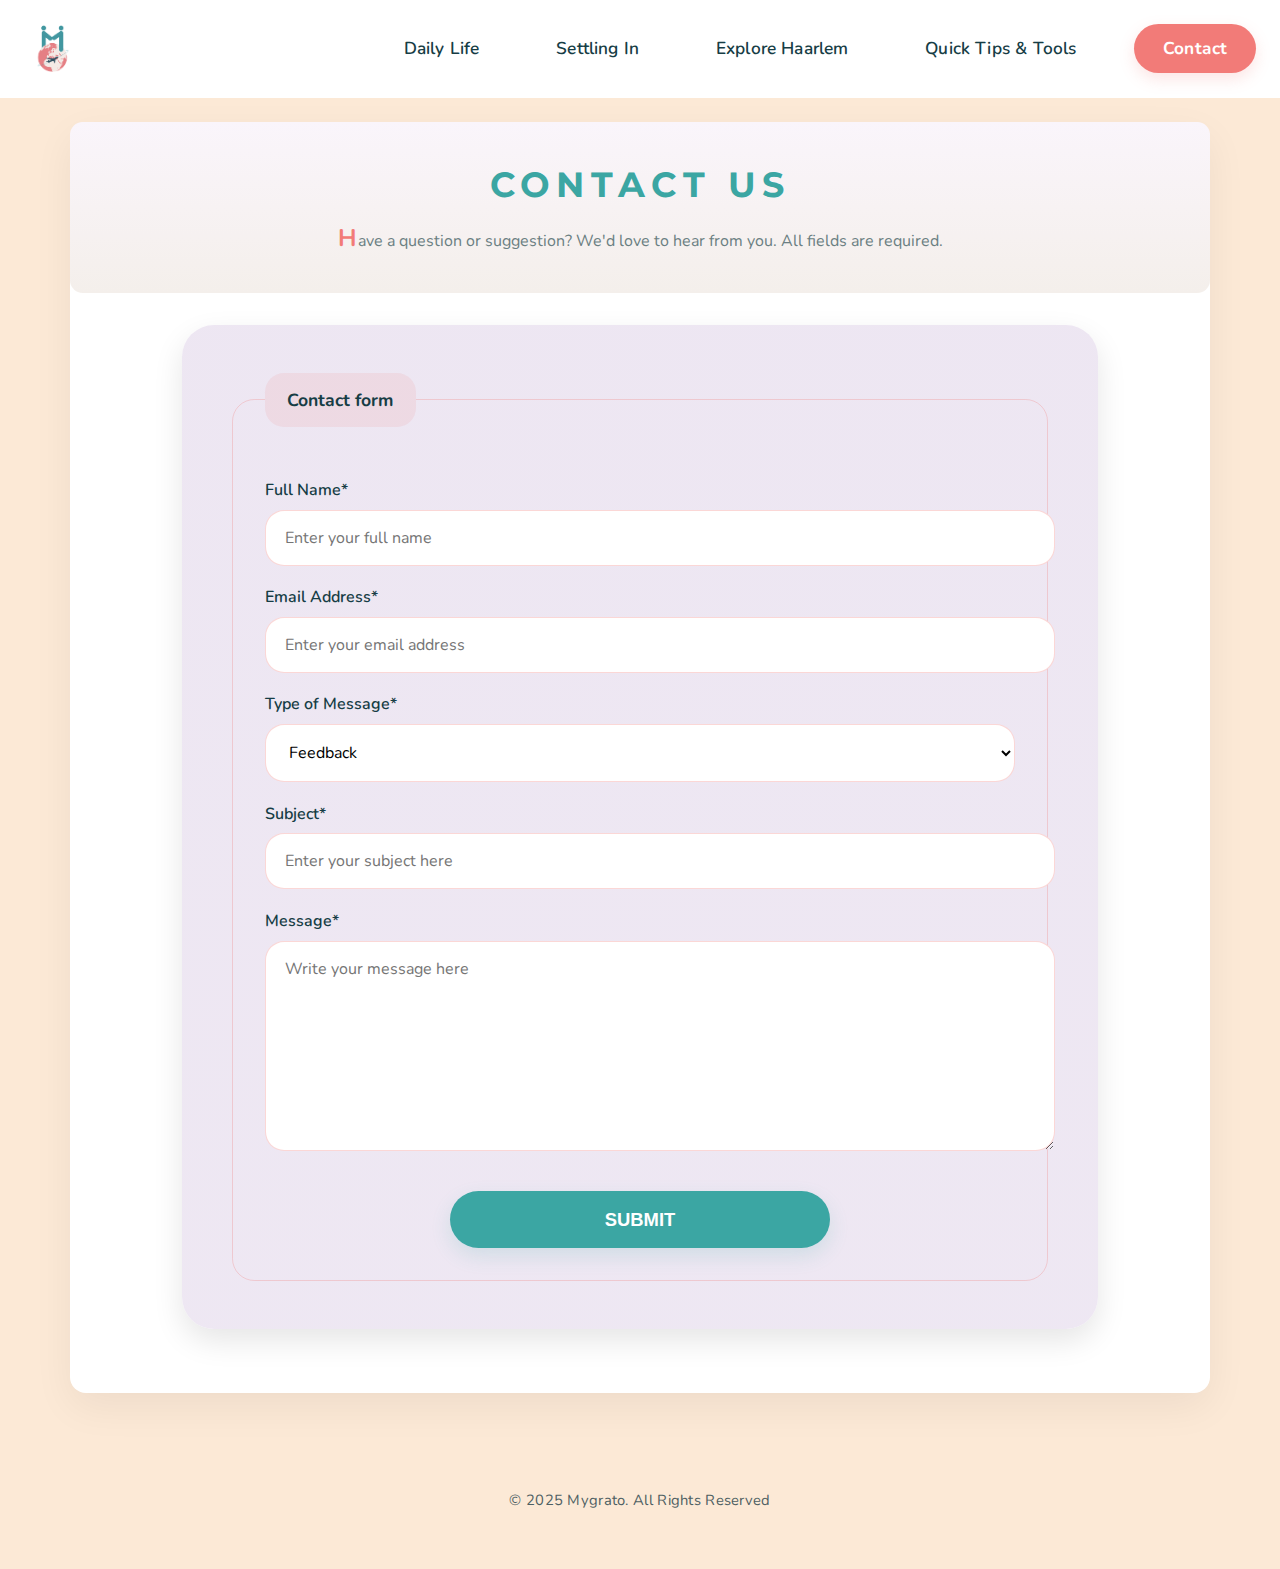
<file: Contact.html>
<!doctype html>
<html lang="en">
<head>
  <meta charset="utf-8">
  <meta name="viewport" content="width=device-width, initial-scale=1">
  <meta name="description" content="Contact Mygrato: send your questions or feedback about living in Haarlem.">
  <meta name="keywords" content="contact, Mygrato, Haarlem, questions, feedback">
  <meta name="author" content="Rajat Bishwokarma">
  <title>Contact — Mygrato</title>
  <link href="https://fonts.googleapis.com/css2?family=Montserrat:wght@600;700&family=Nunito:wght@300;400;600;700&display=swap" rel="stylesheet">
  <link rel="stylesheet" href="css/style.css" type="text/css">
</head>
<body>
  <header>
    <a href="index.html" class="logo"><img src="img/Logo.png" alt="Mygrato logo" title="Mygrato logo"></a>
    <nav>
      <ul>
        <li><a href="Daily Life.html">Daily Life</a></li>
        <li><a href="Settling In.html">Settling In</a></li>
        <li><a href="Explore Haarlem.html">Explore Haarlem</a></li>
        <li><a href="Quick Tips & Tools.html">Quick Tips & Tools</a></li>
        <li><a class="cta" href="Contact.html">Contact</a></li>
      </ul>
    </nav>
  </header>

  <main>
    <section class="page-head">
      <h1>CONTACT US</h1>
      <p>Have a question or suggestion? We'd love to hear from you. All fields are required.</p>
    </section>

    <section class="contact-form">
      <form action="#" method="post">
        <fieldset>
          <legend>Contact form</legend>
          <label for="fullname">Full Name*</label>
          <input id="fullname" name="fullname" type="text" placeholder="Enter your full name" required>

          <label for="email">Email Address*</label>
          <input id="email" name="email" type="email" placeholder="Enter your email address" required>

          <label for="type">Type of Message*</label>
          <select id="type" name="type" required>
            <option value="feedback">Feedback</option>
            <option value="question">Question</option>
            <option value="other">Other</option>
          </select>

          <label for="subject">Subject*</label>
          <input id="subject" name="subject" type="text" placeholder="Enter your subject here" required>

          <label for="message">Message*</label>
          <textarea id="message" name="message" rows="8" placeholder="Write your message here" required></textarea>

          <input class="submit" type="submit" value="SUBMIT">
        </fieldset>
      </form>
    </section>
  </main>

  <footer>
    <p>&copy; 2025 Mygrato. All Rights Reserved</p>
  </footer>

</body>
</html>
</file>
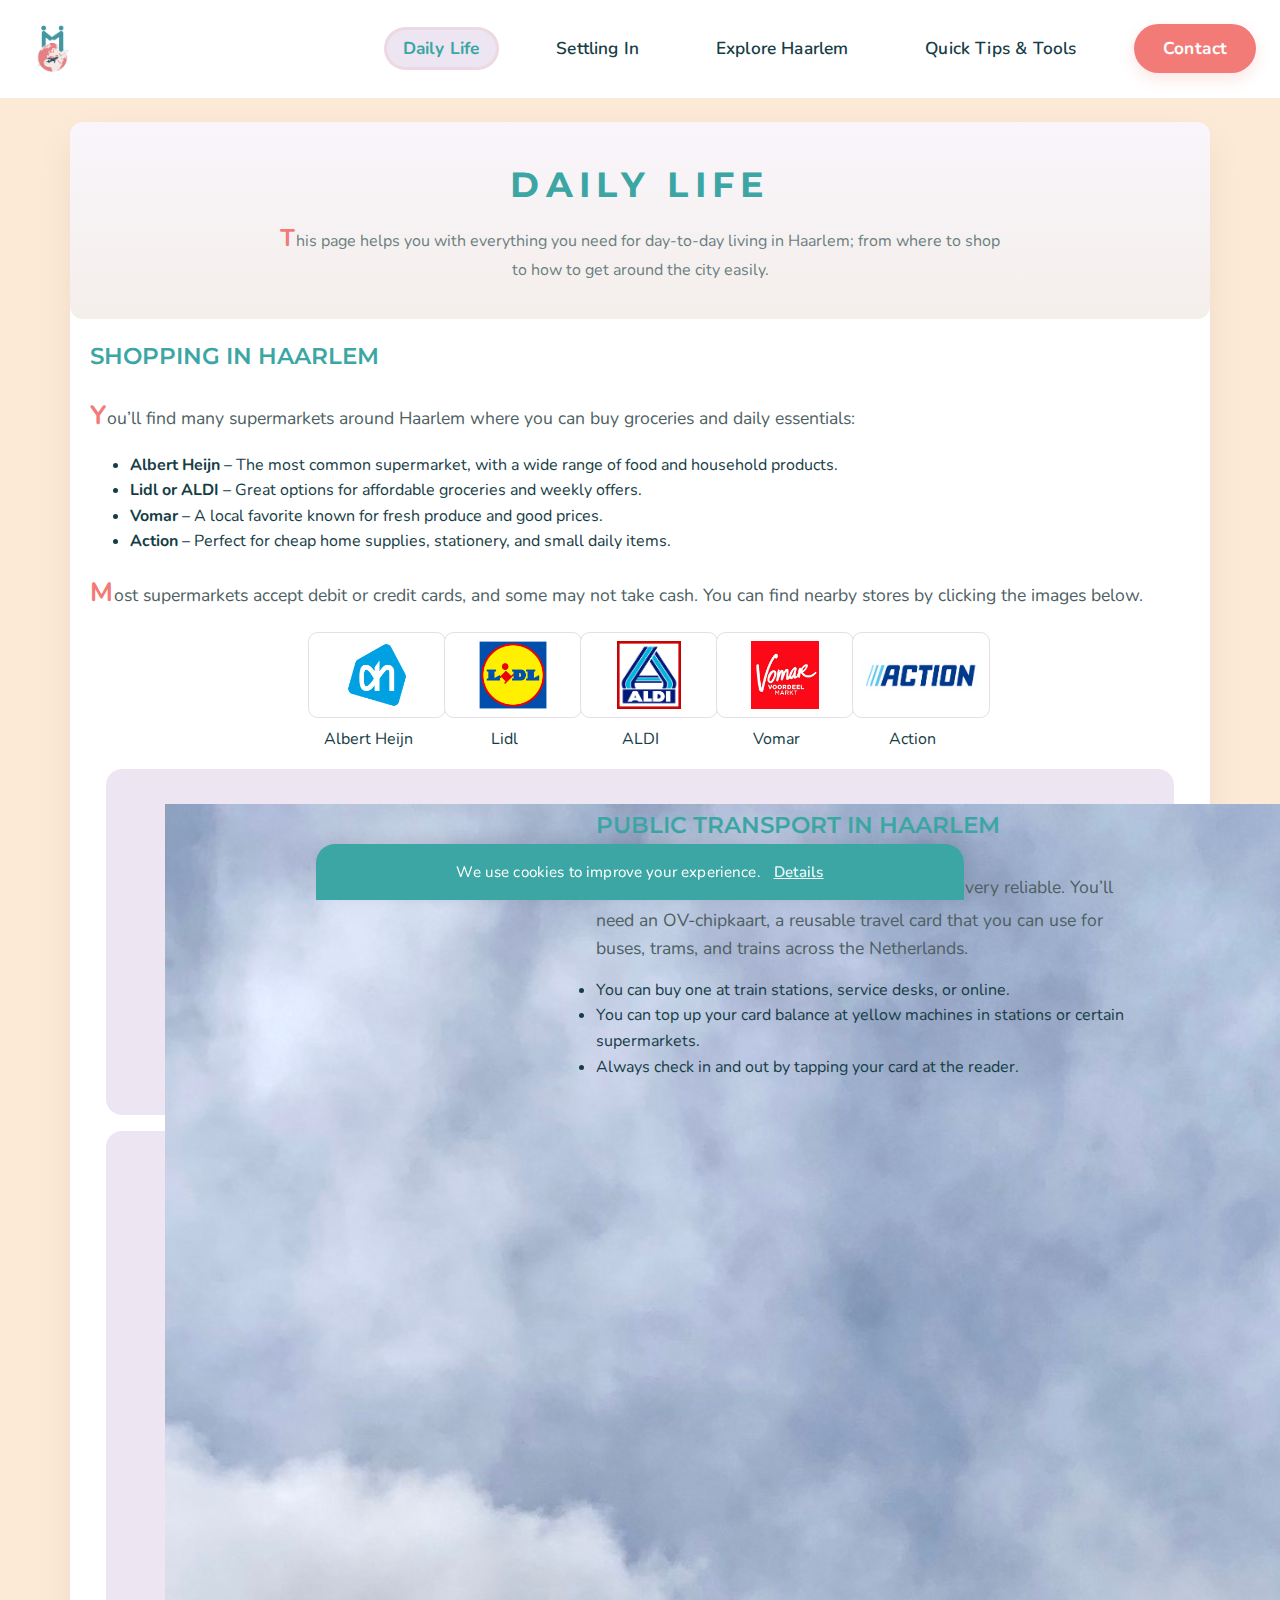
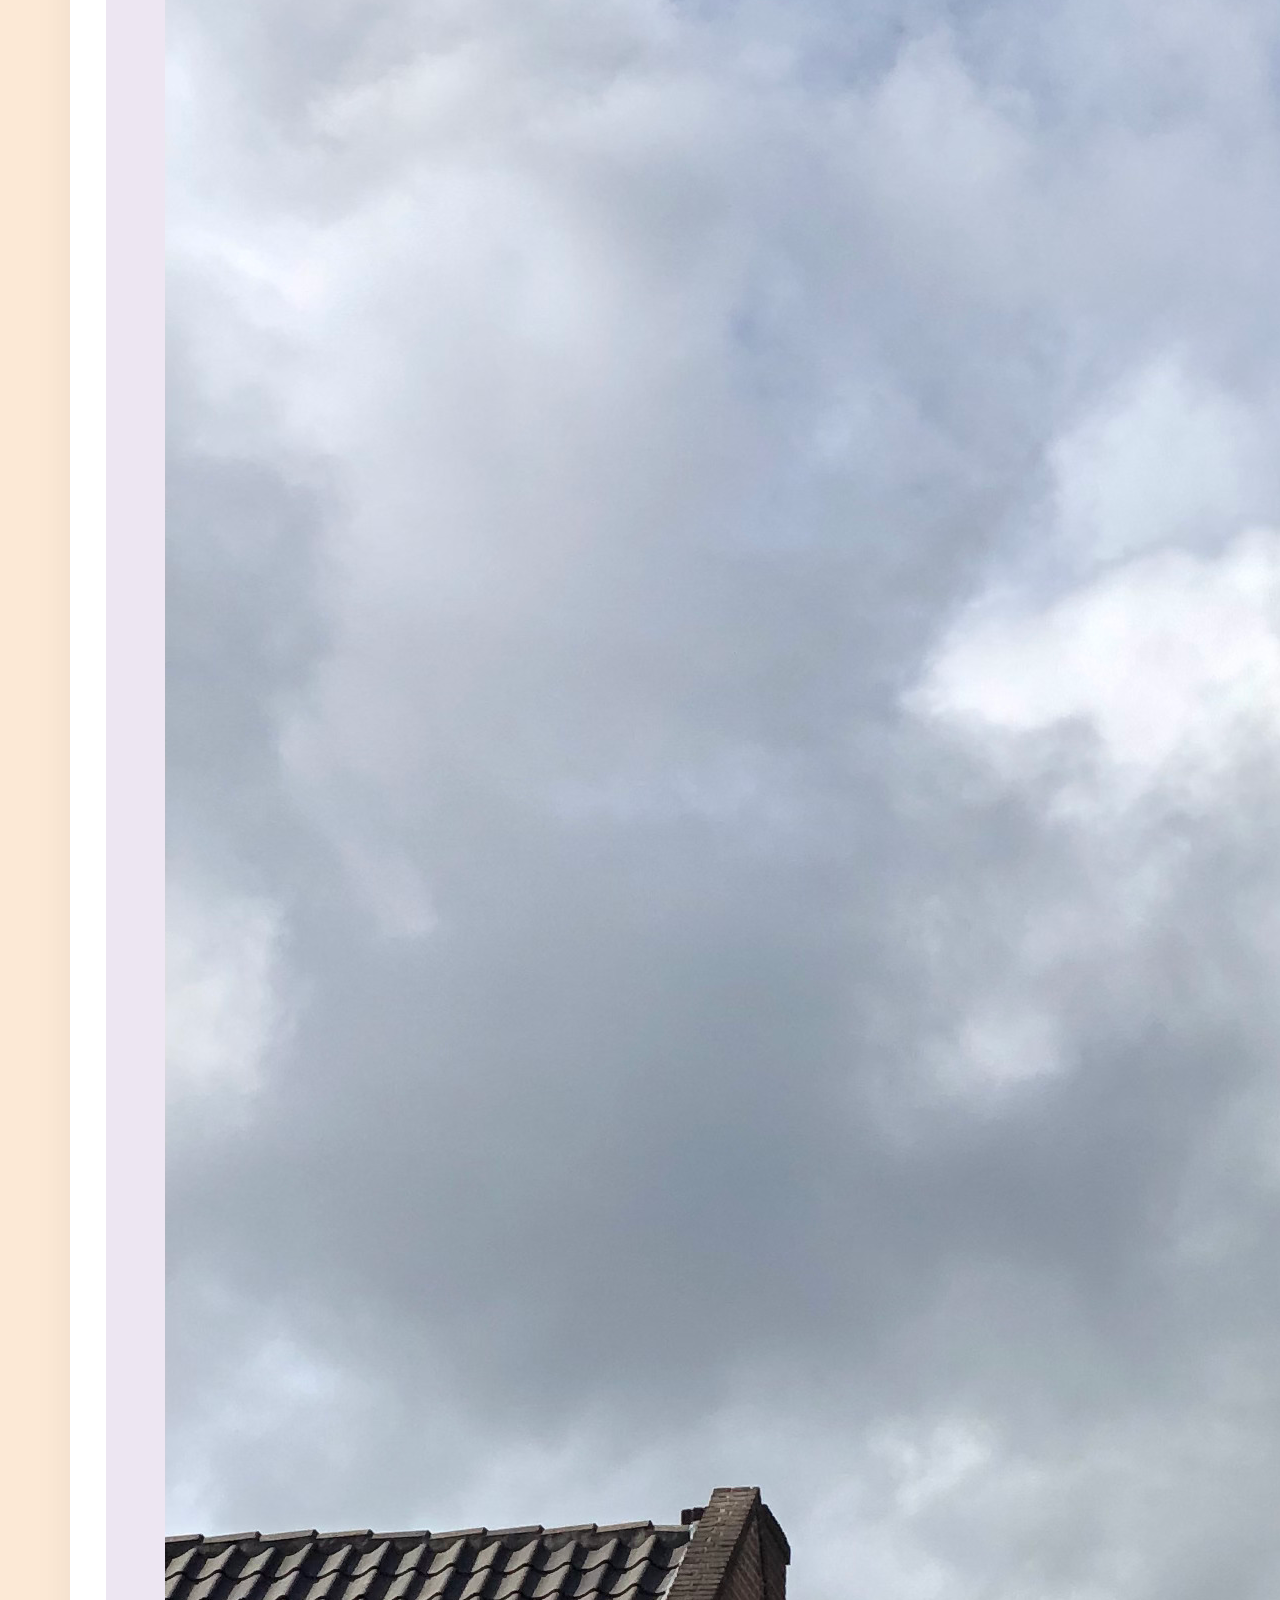
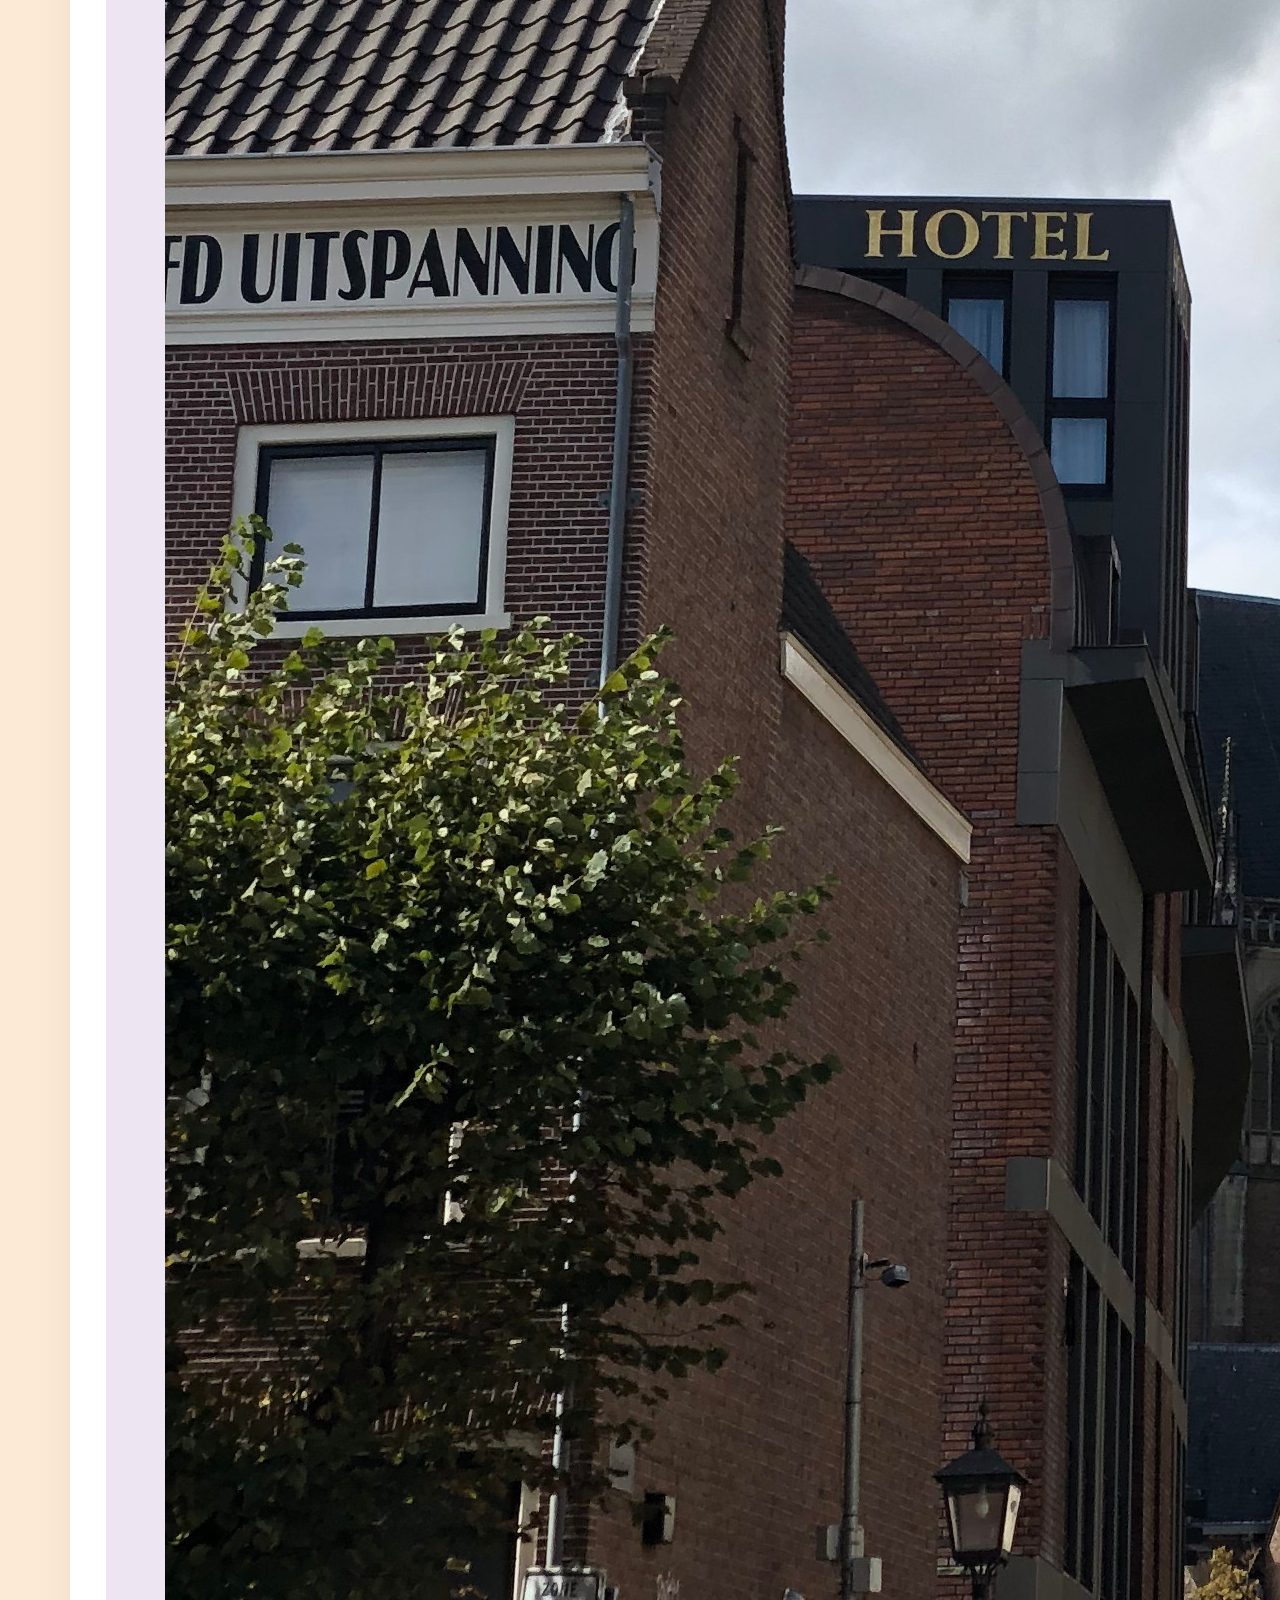
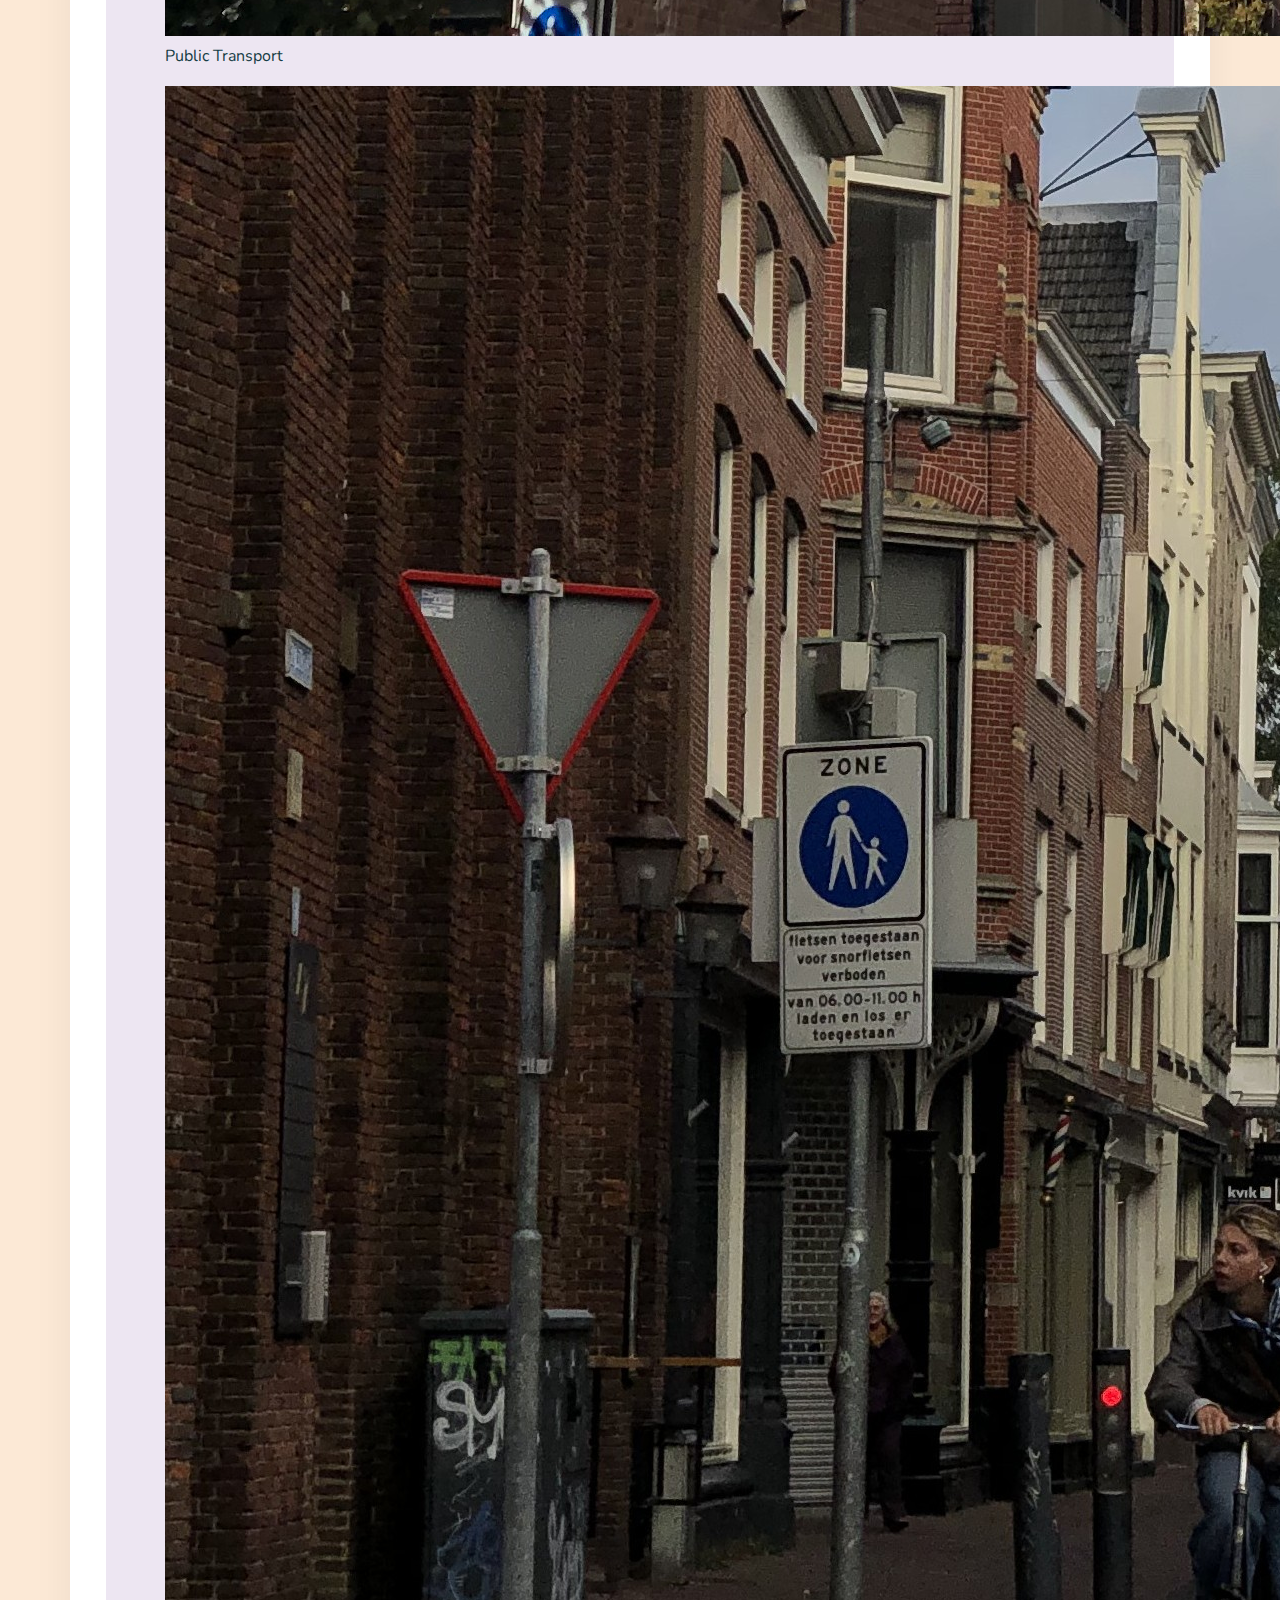
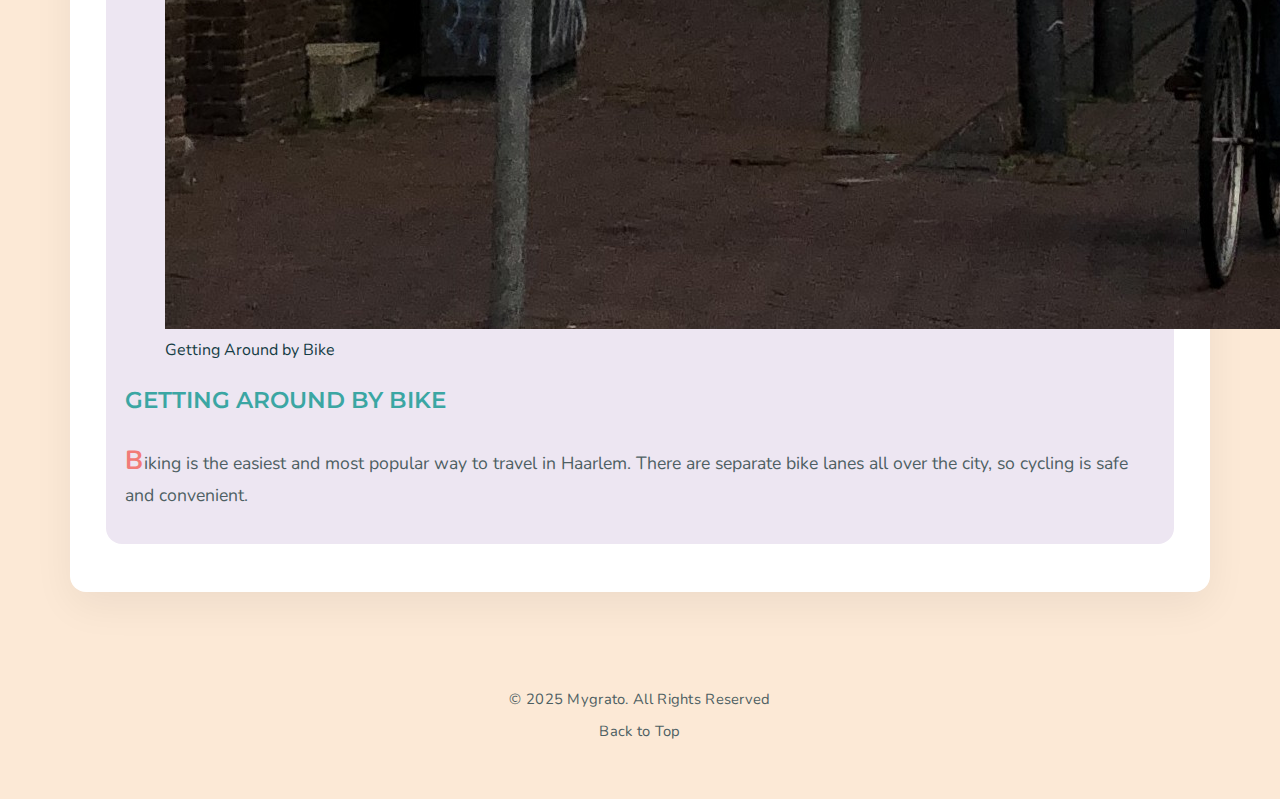
<file: Daily Life.html>
<!doctype html>
<html lang="en">
<head>
  <meta charset="utf-8">
  <meta name="viewport" content="width=device-width, initial-scale=1">
  <meta name="description" content="Discover daily life in Haarlem: shopping, transport, and essential living tips.">
  <meta name="keywords" content="Haarlem, daily life, transport, shopping, Netherlands">
  <meta name="author" content="Your Name">
  <title>Daily Life — Mygrato</title>
  <link rel="icon" href="img/favicon.png" type="image/png">
  <link href="https://fonts.googleapis.com/css2?family=Montserrat:wght@600;700&family=Nunito:wght@300;400;600;700&display=swap" rel="stylesheet">
  <link rel="stylesheet" href="css/style.css" type="text/css">
</head>
<body>
  <header>
    <a href="index.html" class="logo"><img src="img/Logo.png" alt="Mygrato logo" title="Mygrato logo"></a>
    <nav>
      <ul>
        <li><a href="Daily Life.html" class="active">Daily Life</a></li>
        <li><a href="Settling In.html">Settling In</a></li>
        <li><a href="Explore Haarlem.html">Explore Haarlem</a></li>
        <li><a href="Quick Tips & Tools.html">Quick Tips & Tools</a></li>
        <li><a class="cta" href="Contact.html">Contact</a></li>
      </ul>
    </nav>
  </header>

  <main>
    <section class="page-head">
      <h1>DAILY LIFE</h1>
      <p>This page helps you with everything you need for day-to-day living in Haarlem; from where to shop to how to get around the city easily.</p>
    </section>

    <section class="shopping">
      <h2>Shopping in Haarlem</h2>
      <p>You&rsquo;ll find many supermarkets around Haarlem where you can buy groceries and daily essentials:</p>
      <ul>
        <li><strong>Albert Heijn</strong> &ndash; The most common supermarket, with a wide range of food and household products.</li>
        <li><strong>Lidl or ALDI</strong> &ndash; Great options for affordable groceries and weekly offers.</li>
        <li><strong>Vomar</strong> &ndash; A local favorite known for fresh produce and good prices.</li>
        <li><strong>Action</strong> &ndash; Perfect for cheap home supplies, stationery, and small daily items.</li>
      </ul>
      <p class="note">Most supermarkets accept debit or credit cards, and some may not take cash. You can find nearby stores by clicking the images below.</p>
      <section class="brands">
        <figure><img src="img/Albert_Heijn_Logo.svg.png" alt="Albert Heijn logo" title="Albert Heijn"><figcaption>Albert Heijn</figcaption></figure>
        <figure><img src="img/Lidl-Logo.svg.png" alt="Lidl logo" title="Lidl"><figcaption>Lidl</figcaption></figure>
        <figure><img src="img/AldiNord-WorldwideLogo.svg.png" alt="ALDI logo" title="ALDI"><figcaption>ALDI</figcaption></figure>
        <figure><img src="img/Vomar-logo.jpg" alt="Vomar logo" title="Vomar"><figcaption>Vomar</figcaption></figure>
        <figure><img src="img/ACTION_Logo.jpg" alt="Action logo" title="Action"><figcaption>Action</figcaption></figure>
      </section>
    </section>

    <section class="transport">
      <figure class="left">
        <img src="img/Index 3.jpg" alt="Train in Haarlem" title="Public Transport in Haarlem">
        <figcaption>Public Transport</figcaption>
      </figure>
      <article>
        <h2>Public Transport in Haarlem</h2>
        <p>If you don&rsquo;t have a bike yet, public transport is very reliable. You&rsquo;ll need an OV-chipkaart, a reusable travel card that you can use for buses, trams, and trains across the Netherlands.</p>
        <ul>
          <li>You can buy one at train stations, service desks, or online.</li>
          <li>You can top up your card balance at yellow machines in stations or certain supermarkets.</li>
          <li>Always check in and out by tapping your card at the reader.</li>
        </ul>
      </article>
    </section>

    <section class="bike">
      <figure>
        <img src="img/Daily Life_3.jpg" alt="Cyclist in Haarlem" title="Getting around by bike">
        <figcaption>Getting Around by Bike</figcaption>
      </figure>
      <article>
        <h2>Getting Around by Bike</h2>
        <p>Biking is the easiest and most popular way to travel in Haarlem. There are separate bike lanes all over the city, so cycling is safe and convenient.</p>
      </article>
    </section>
  </main>

  <footer>
    <p>&copy; 2025 Mygrato. All Rights Reserved</p>
    <p><a href="#">Back to Top</a></p>
  </footer>

  <aside class="cookie" role="dialog" aria-label="cookie message">We use cookies to improve your experience. <a href="#">Details</a></aside>

</body>
</html>
</file>
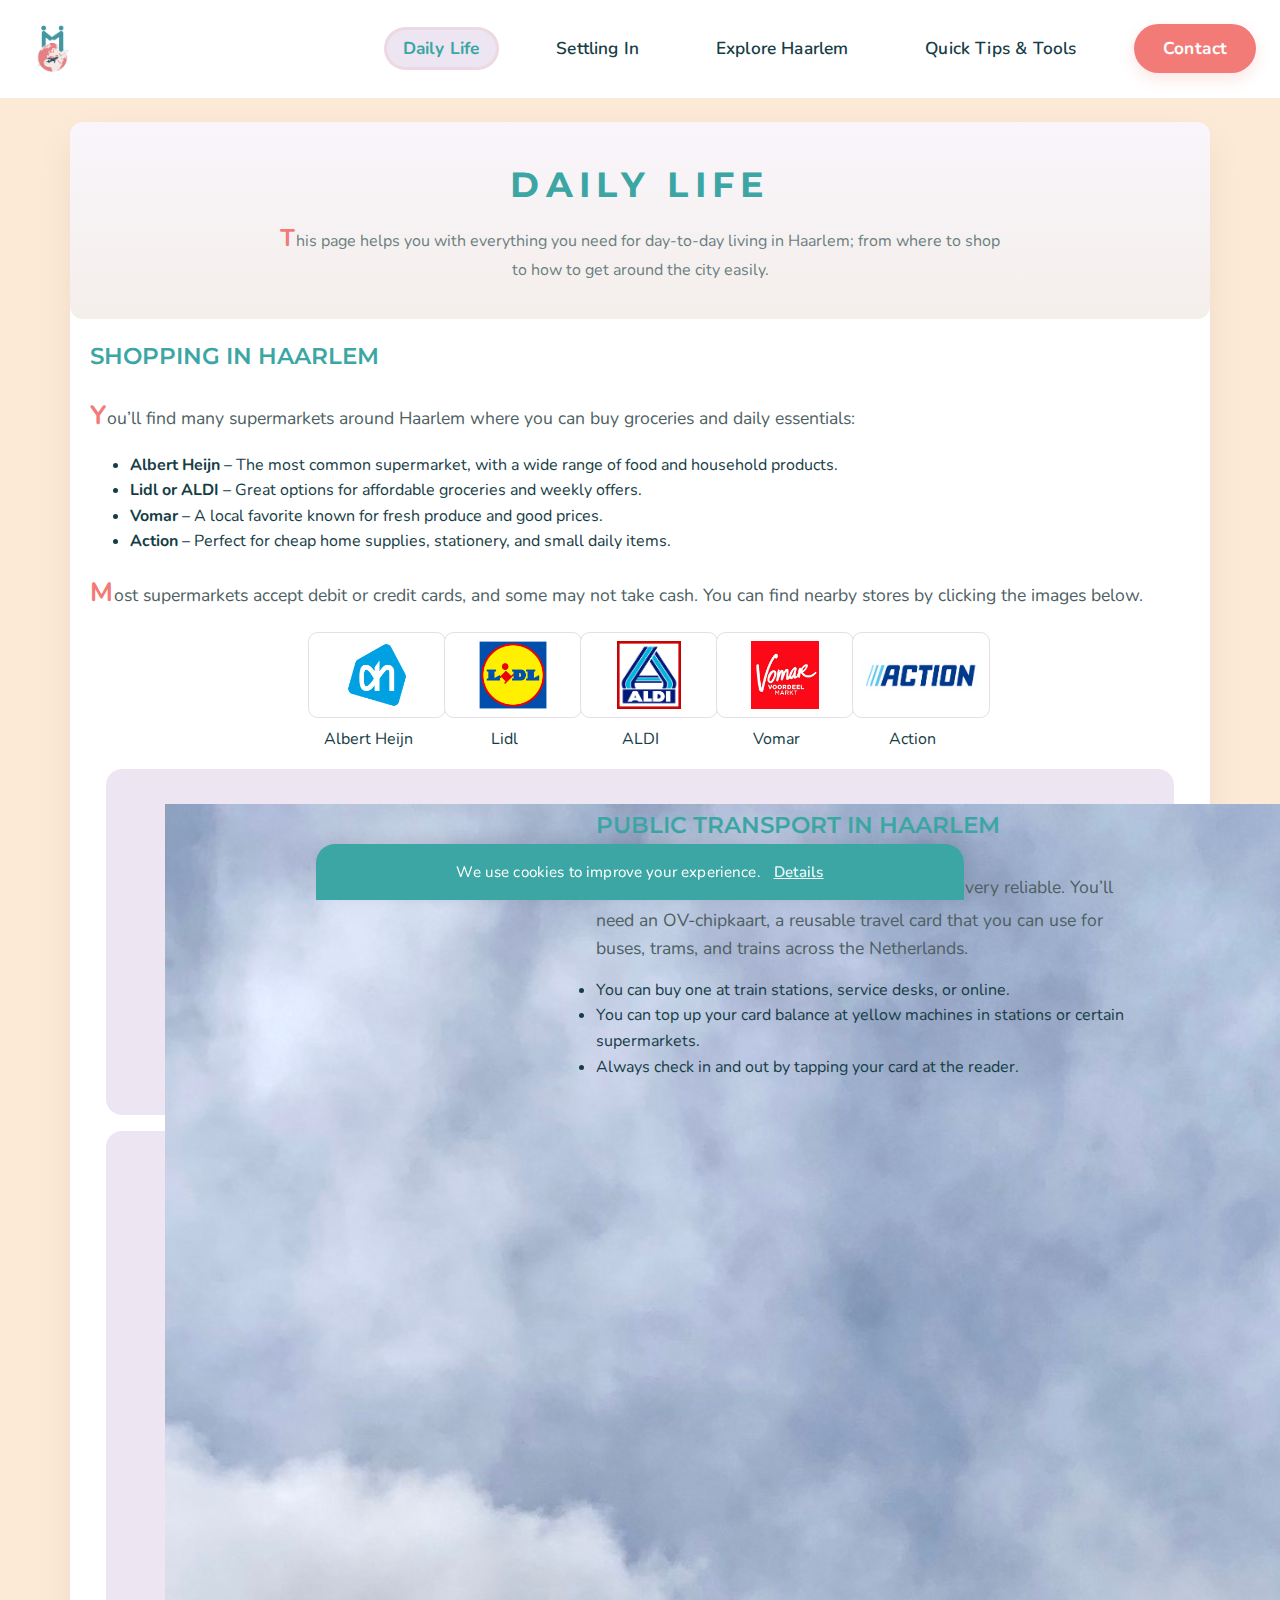
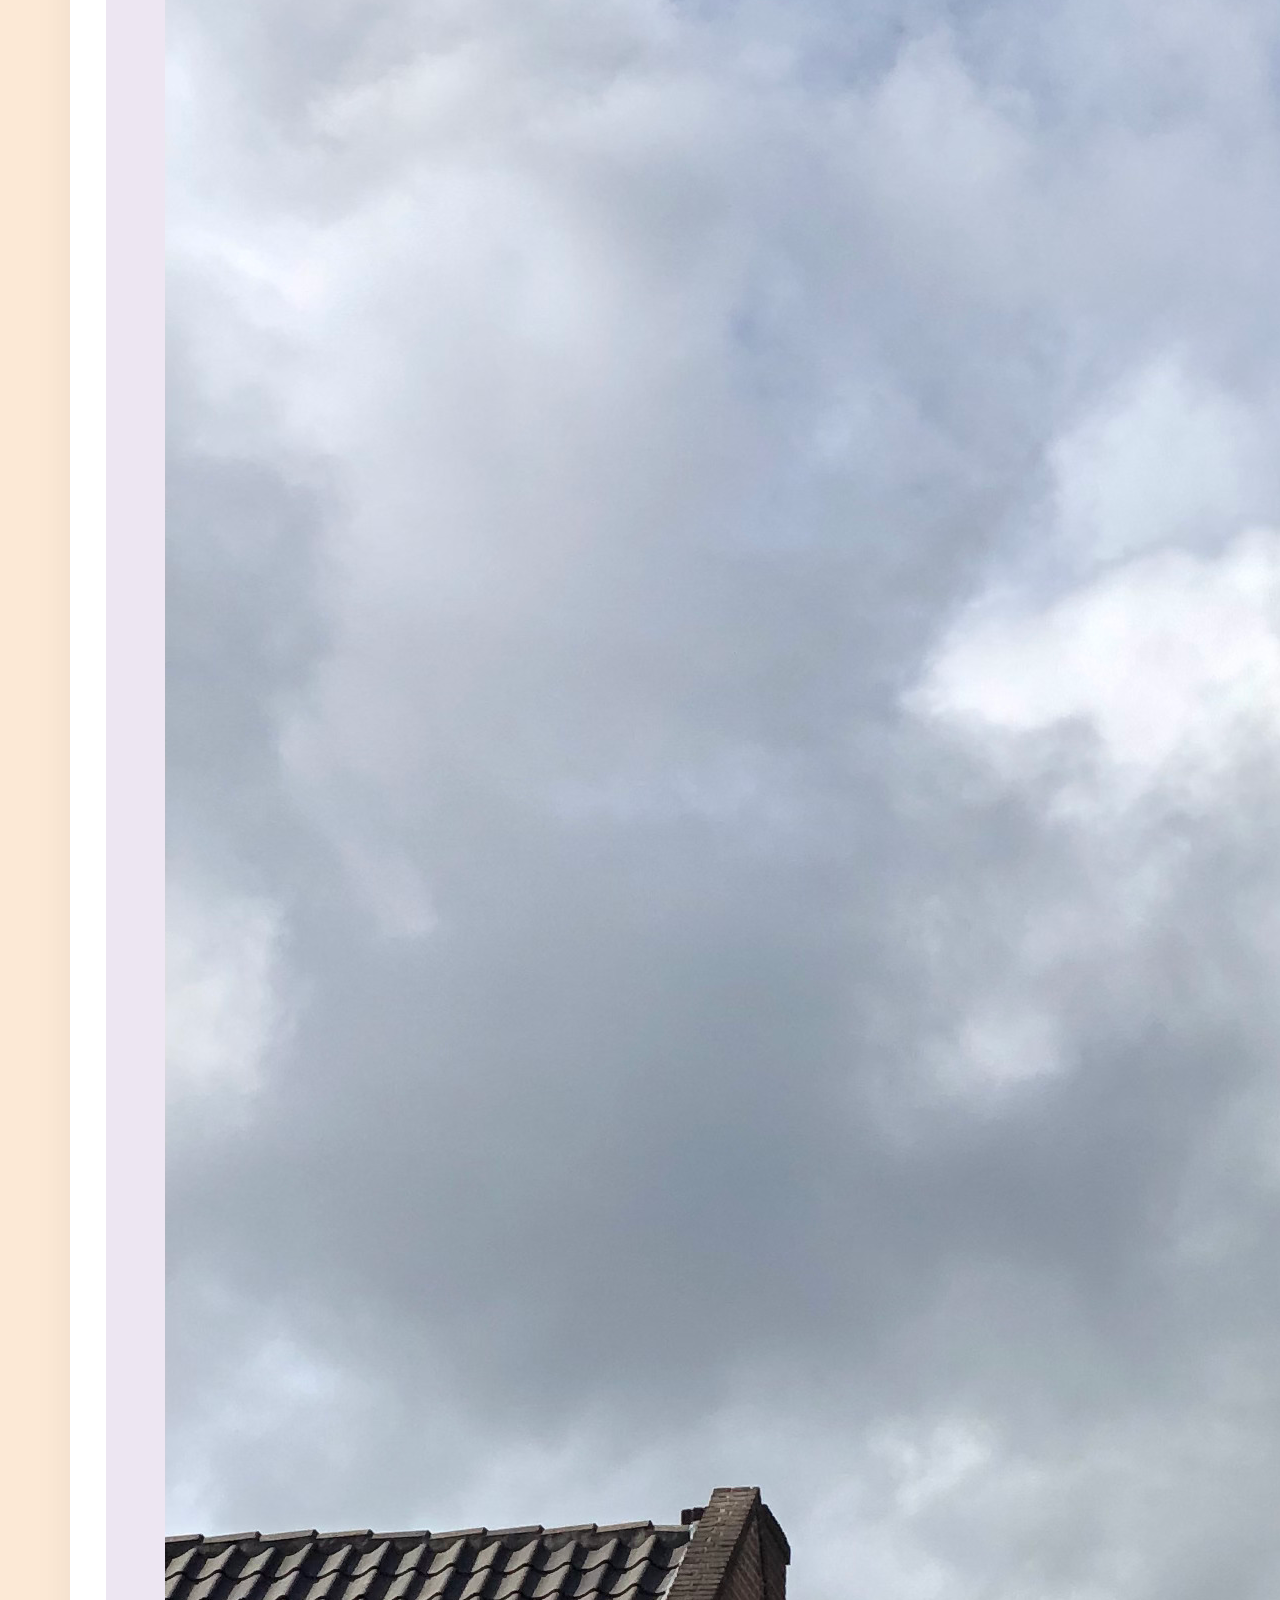
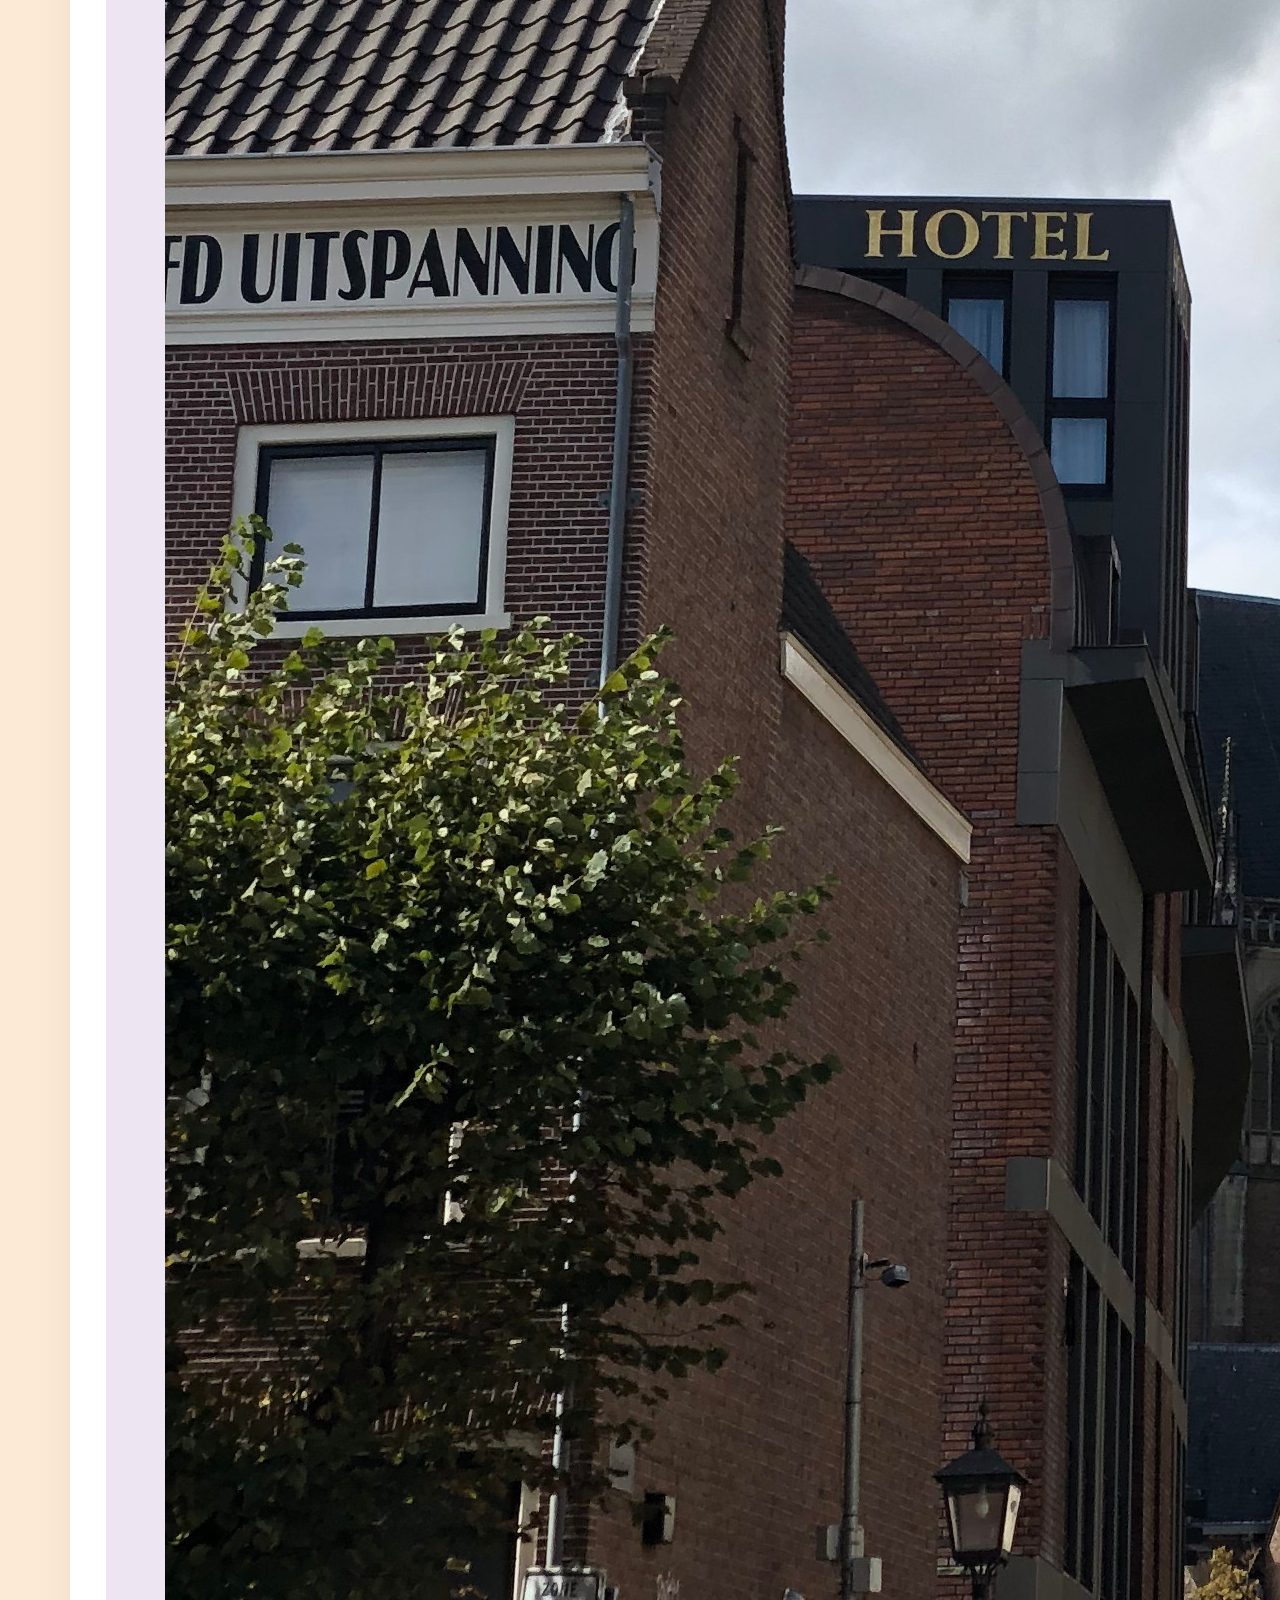
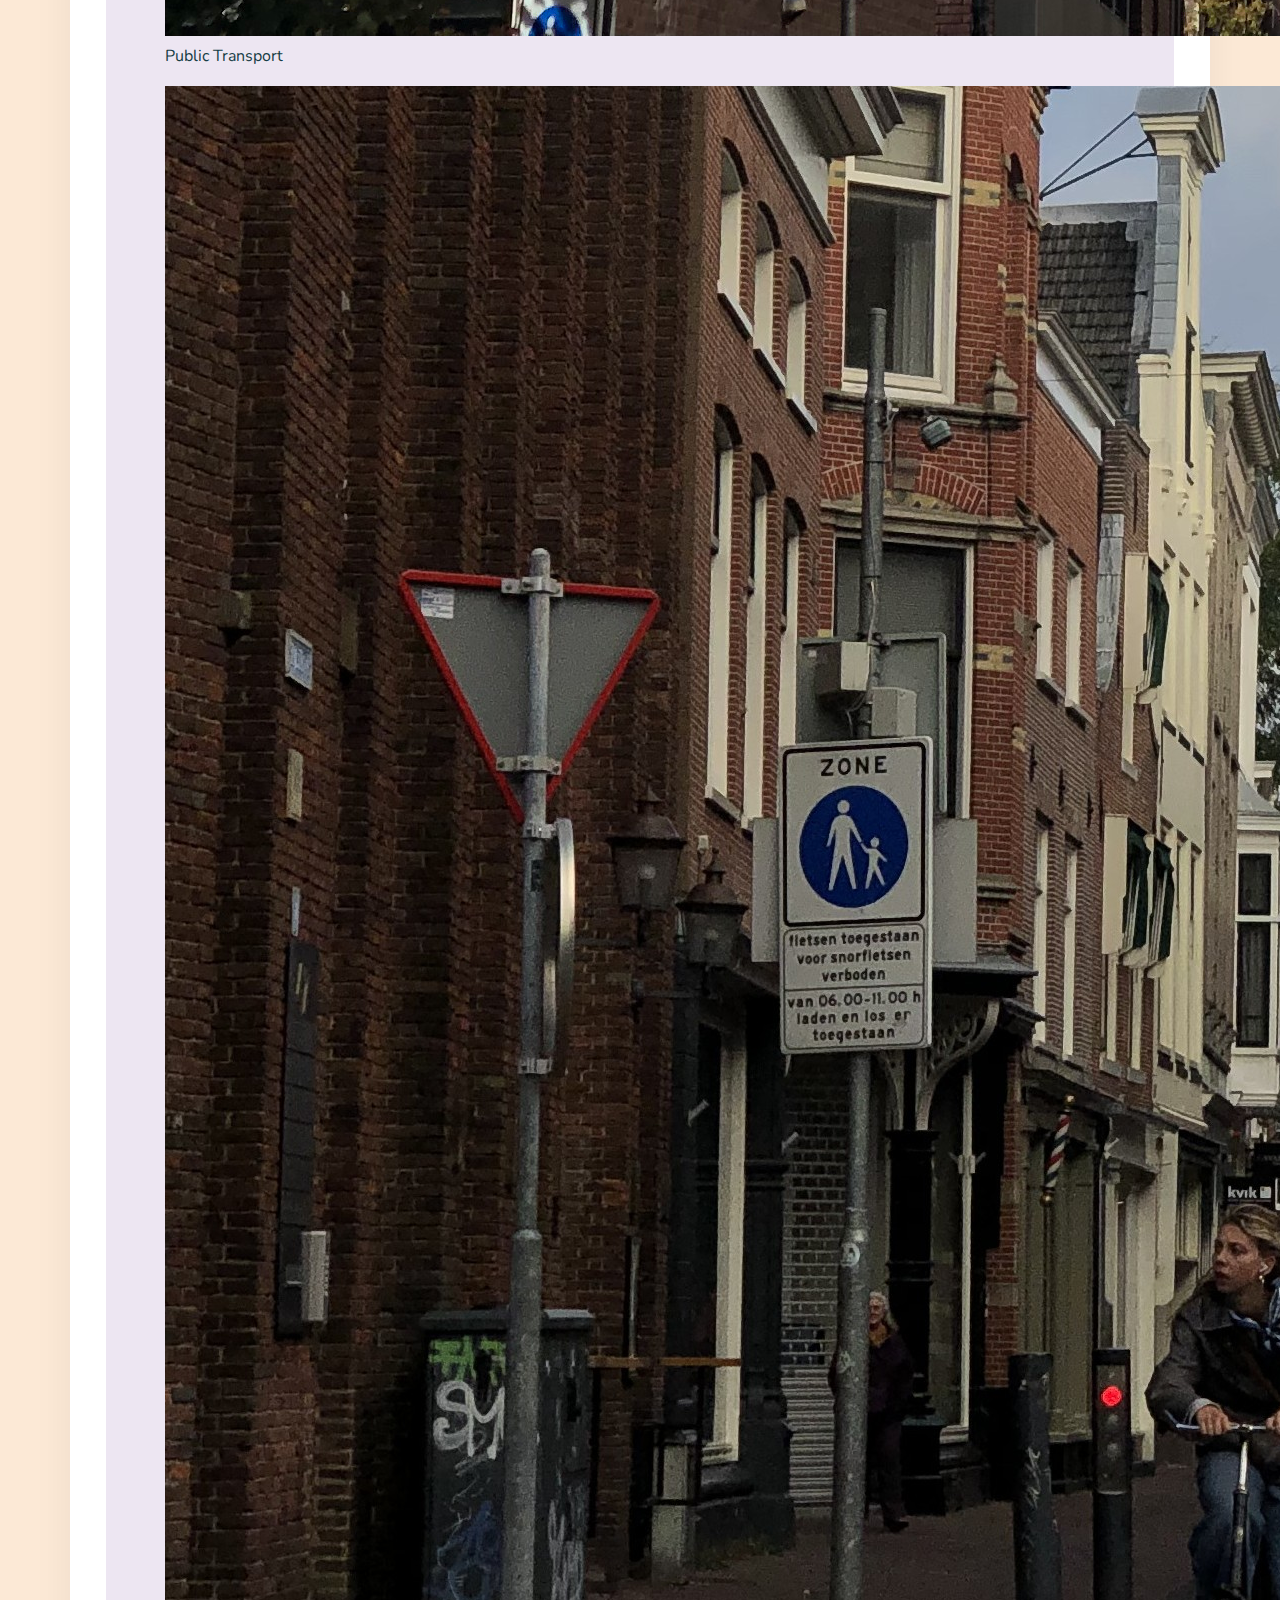
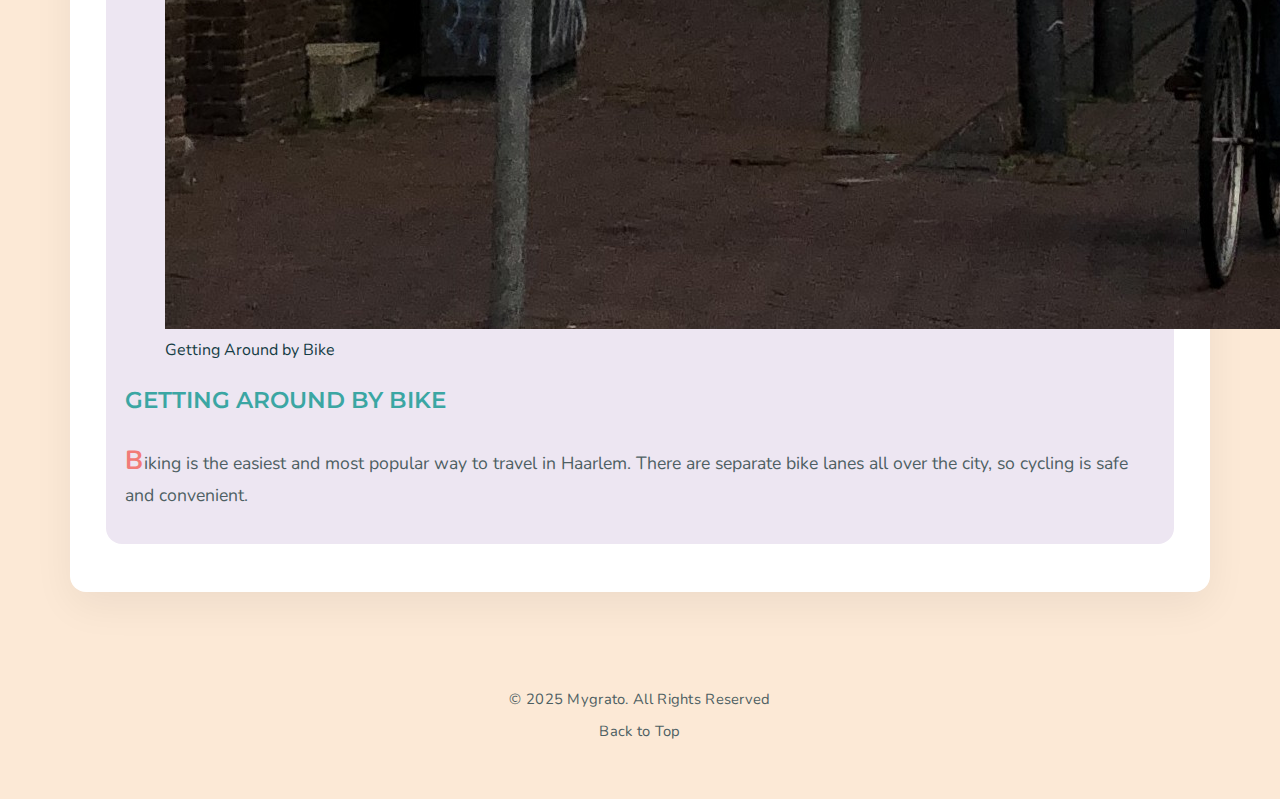
<file: daily-life.html>
<!doctype html>
<html lang="en">
<head>
  <meta charset="utf-8">
  <meta name="viewport" content="width=device-width, initial-scale=1">
  <meta name="description" content="Discover daily life in Haarlem: shopping, transport, and essential living tips.">
  <meta name="keywords" content="Haarlem, daily life, transport, shopping, Netherlands">
  <meta name="author" content="Your Name">
  <title>Daily Life — Mygrato</title>
  <link rel="icon" href="img/favicon.png" type="image/png">
  <link href="https://fonts.googleapis.com/css2?family=Montserrat:wght@600;700&family=Nunito:wght@300;400;600;700&display=swap" rel="stylesheet">
  <link rel="stylesheet" href="css/style.css" type="text/css">
</head>
<body>
  <header>
    <a href="index.html" class="logo"><img src="img/Logo.png" alt="Mygrato logo" title="Mygrato logo"></a>
    <nav>
      <ul>
        <li><a href="daily-life.html" class="active">Daily Life</a></li>
        <li><a href="settling-in.html">Settling In</a></li>
        <li><a href="explore-haarlem.html">Explore Haarlem</a></li>
        <li><a href="quick-tips-tools.html">Quick Tips & Tools</a></li>
        <li><a class="cta" href="contact.html">Contact</a></li>
      </ul>
    </nav>
  </header>

  <main>
    <section class="page-head">
      <h1>DAILY LIFE</h1>
      <p>This page helps you with everything you need for day-to-day living in Haarlem; from where to shop to how to get around the city easily.</p>
    </section>

    <section class="shopping">
      <h2>Shopping in Haarlem</h2>
      <p>You&rsquo;ll find many supermarkets around Haarlem where you can buy groceries and daily essentials:</p>
      <ul>
        <li><strong>Albert Heijn</strong> &ndash; The most common supermarket, with a wide range of food and household products.</li>
        <li><strong>Lidl or ALDI</strong> &ndash; Great options for affordable groceries and weekly offers.</li>
        <li><strong>Vomar</strong> &ndash; A local favorite known for fresh produce and good prices.</li>
        <li><strong>Action</strong> &ndash; Perfect for cheap home supplies, stationery, and small daily items.</li>
      </ul>
      <p class="note">Most supermarkets accept debit or credit cards, and some may not take cash. You can find nearby stores by clicking the images below.</p>
      <section class="brands">
        <figure><img src="img/Albert_Heijn_Logo.svg.png" alt="Albert Heijn logo" title="Albert Heijn"><figcaption>Albert Heijn</figcaption></figure>
        <figure><img src="img/Lidl-Logo.svg.png" alt="Lidl logo" title="Lidl"><figcaption>Lidl</figcaption></figure>
        <figure><img src="img/AldiNord-WorldwideLogo.svg.png" alt="ALDI logo" title="ALDI"><figcaption>ALDI</figcaption></figure>
        <figure><img src="img/Vomar-logo.jpg" alt="Vomar logo" title="Vomar"><figcaption>Vomar</figcaption></figure>
        <figure><img src="img/ACTION_Logo.jpg" alt="Action logo" title="Action"><figcaption>Action</figcaption></figure>
      </section>
    </section>

    <section class="transport">
      <figure class="left">
        <img src="img/Index 3.jpg" alt="Train in Haarlem" title="Public Transport in Haarlem">
        <figcaption>Public Transport</figcaption>
      </figure>
      <article>
        <h2>Public Transport in Haarlem</h2>
        <p>If you don&rsquo;t have a bike yet, public transport is very reliable. You&rsquo;ll need an OV-chipkaart, a reusable travel card that you can use for buses, trams, and trains across the Netherlands.</p>
        <ul>
          <li>You can buy one at train stations, service desks, or online.</li>
          <li>You can top up your card balance at yellow machines in stations or certain supermarkets.</li>
          <li>Always check in and out by tapping your card at the reader.</li>
        </ul>
      </article>
    </section>

    <section class="bike">
      <figure>
        <img src="img/Daily Life_3.jpg" alt="Cyclist in Haarlem" title="Getting around by bike">
        <figcaption>Getting Around by Bike</figcaption>
      </figure>
      <article>
        <h2>Getting Around by Bike</h2>
        <p>Biking is the easiest and most popular way to travel in Haarlem. There are separate bike lanes all over the city, so cycling is safe and convenient.</p>
      </article>
    </section>
  </main>

  <footer>
    <p>&copy; 2025 Mygrato. All Rights Reserved</p>
    <p><a href="#">Back to Top</a></p>
  </footer>

  <aside class="cookie" role="dialog" aria-label="cookie message">We use cookies to improve your experience. <a href="#">Details</a></aside>

</body>
</html>
</file>
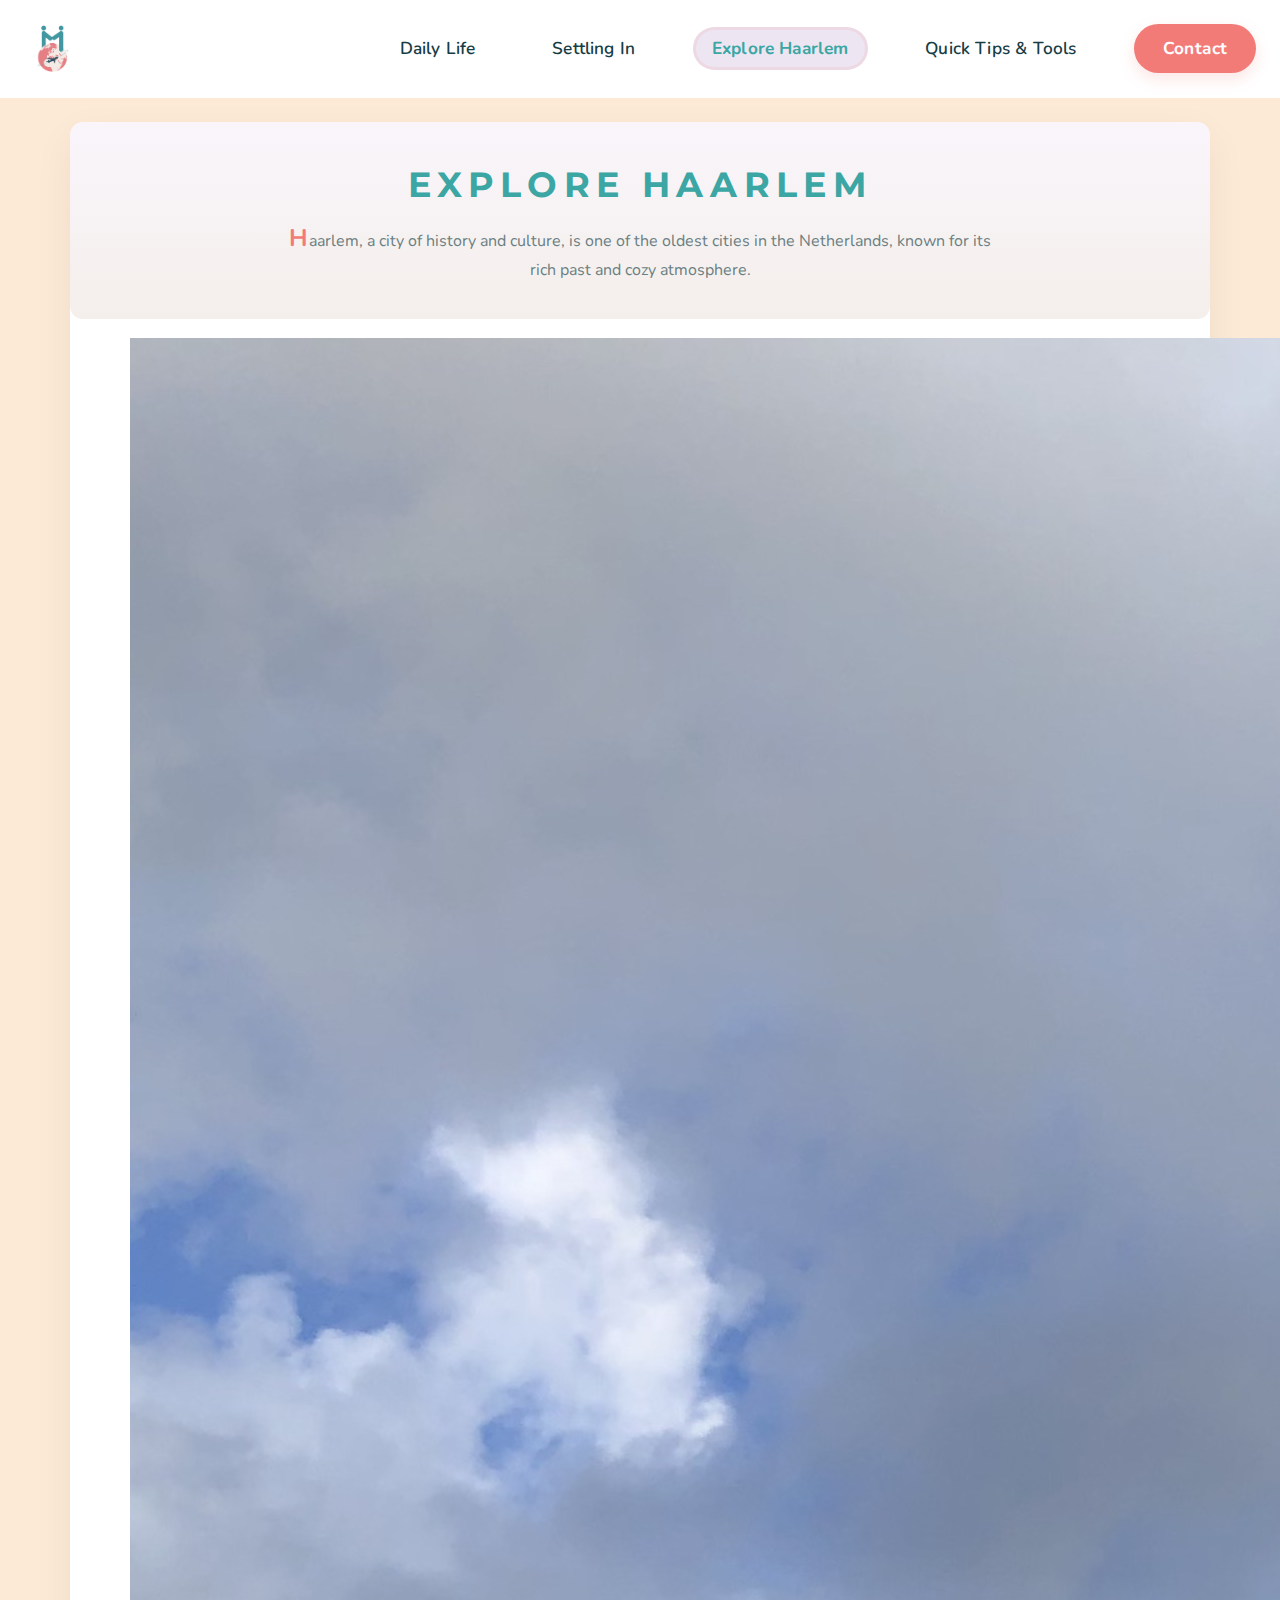
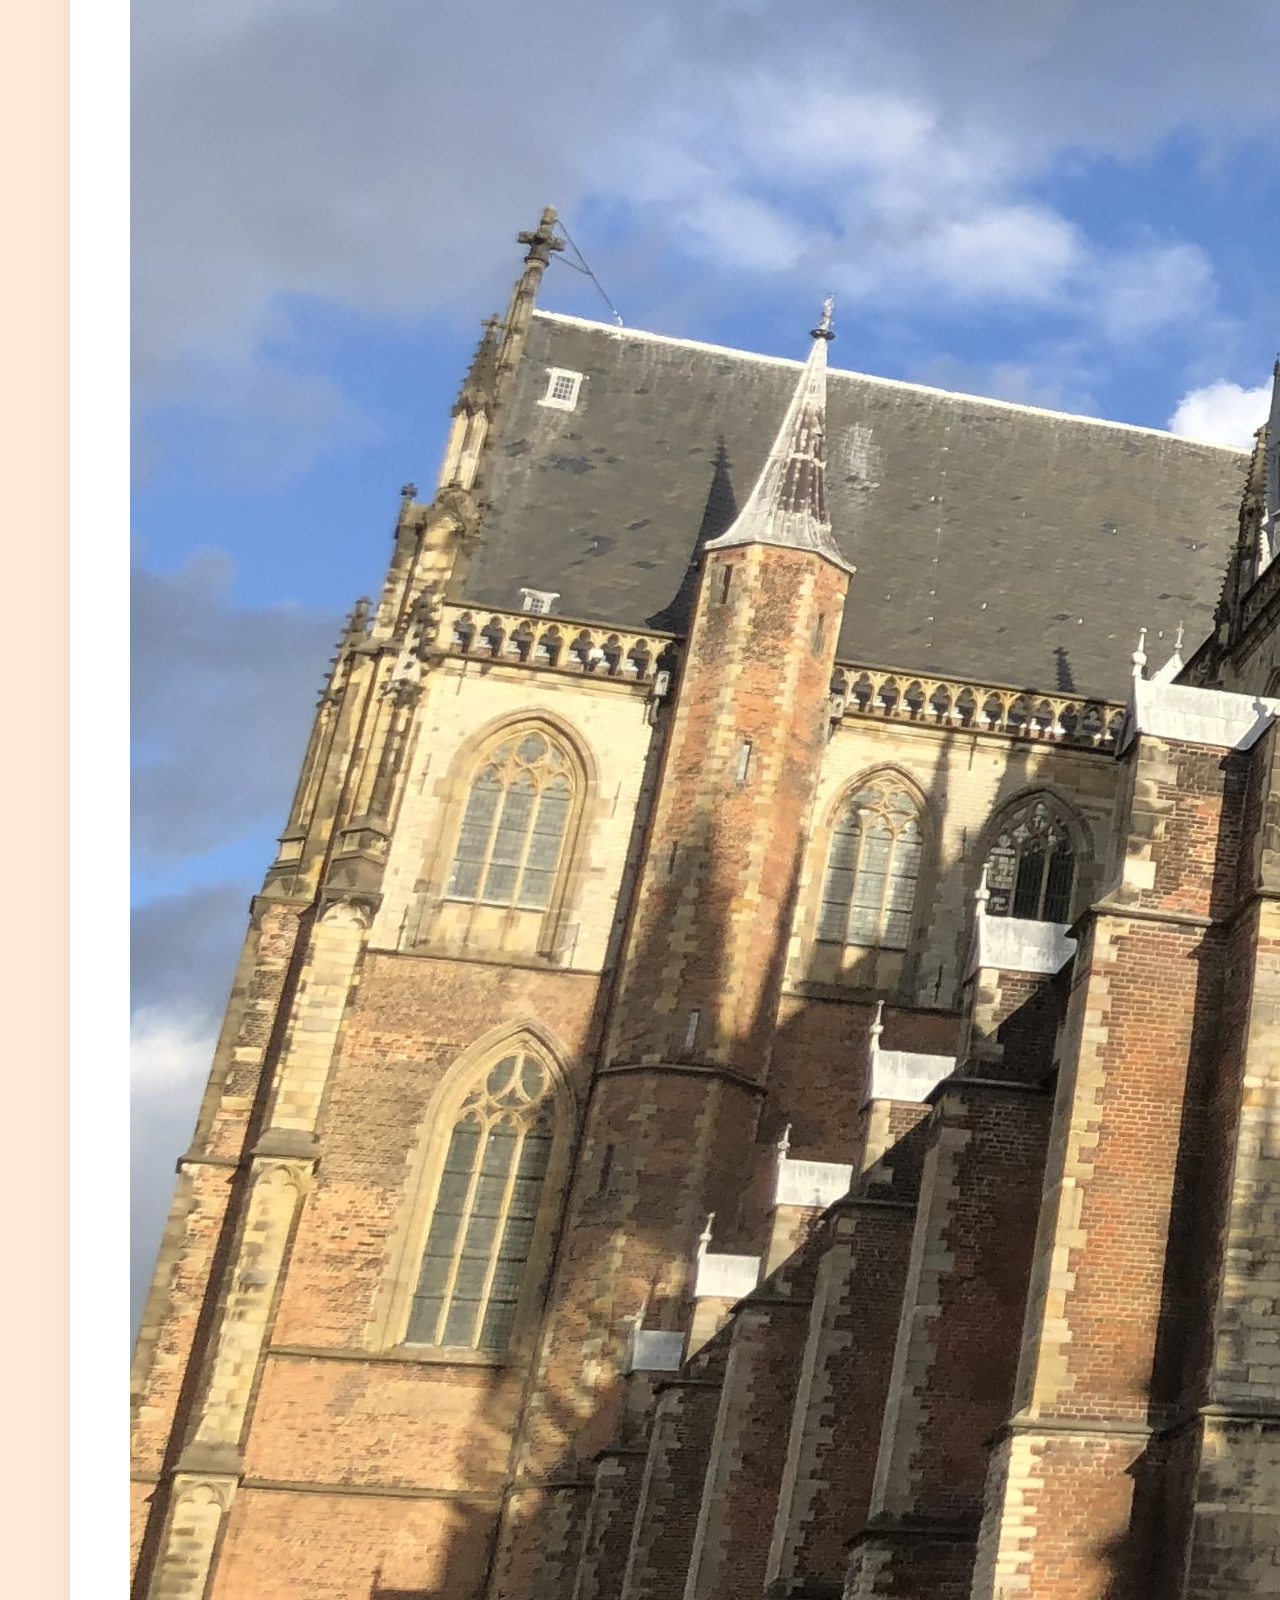
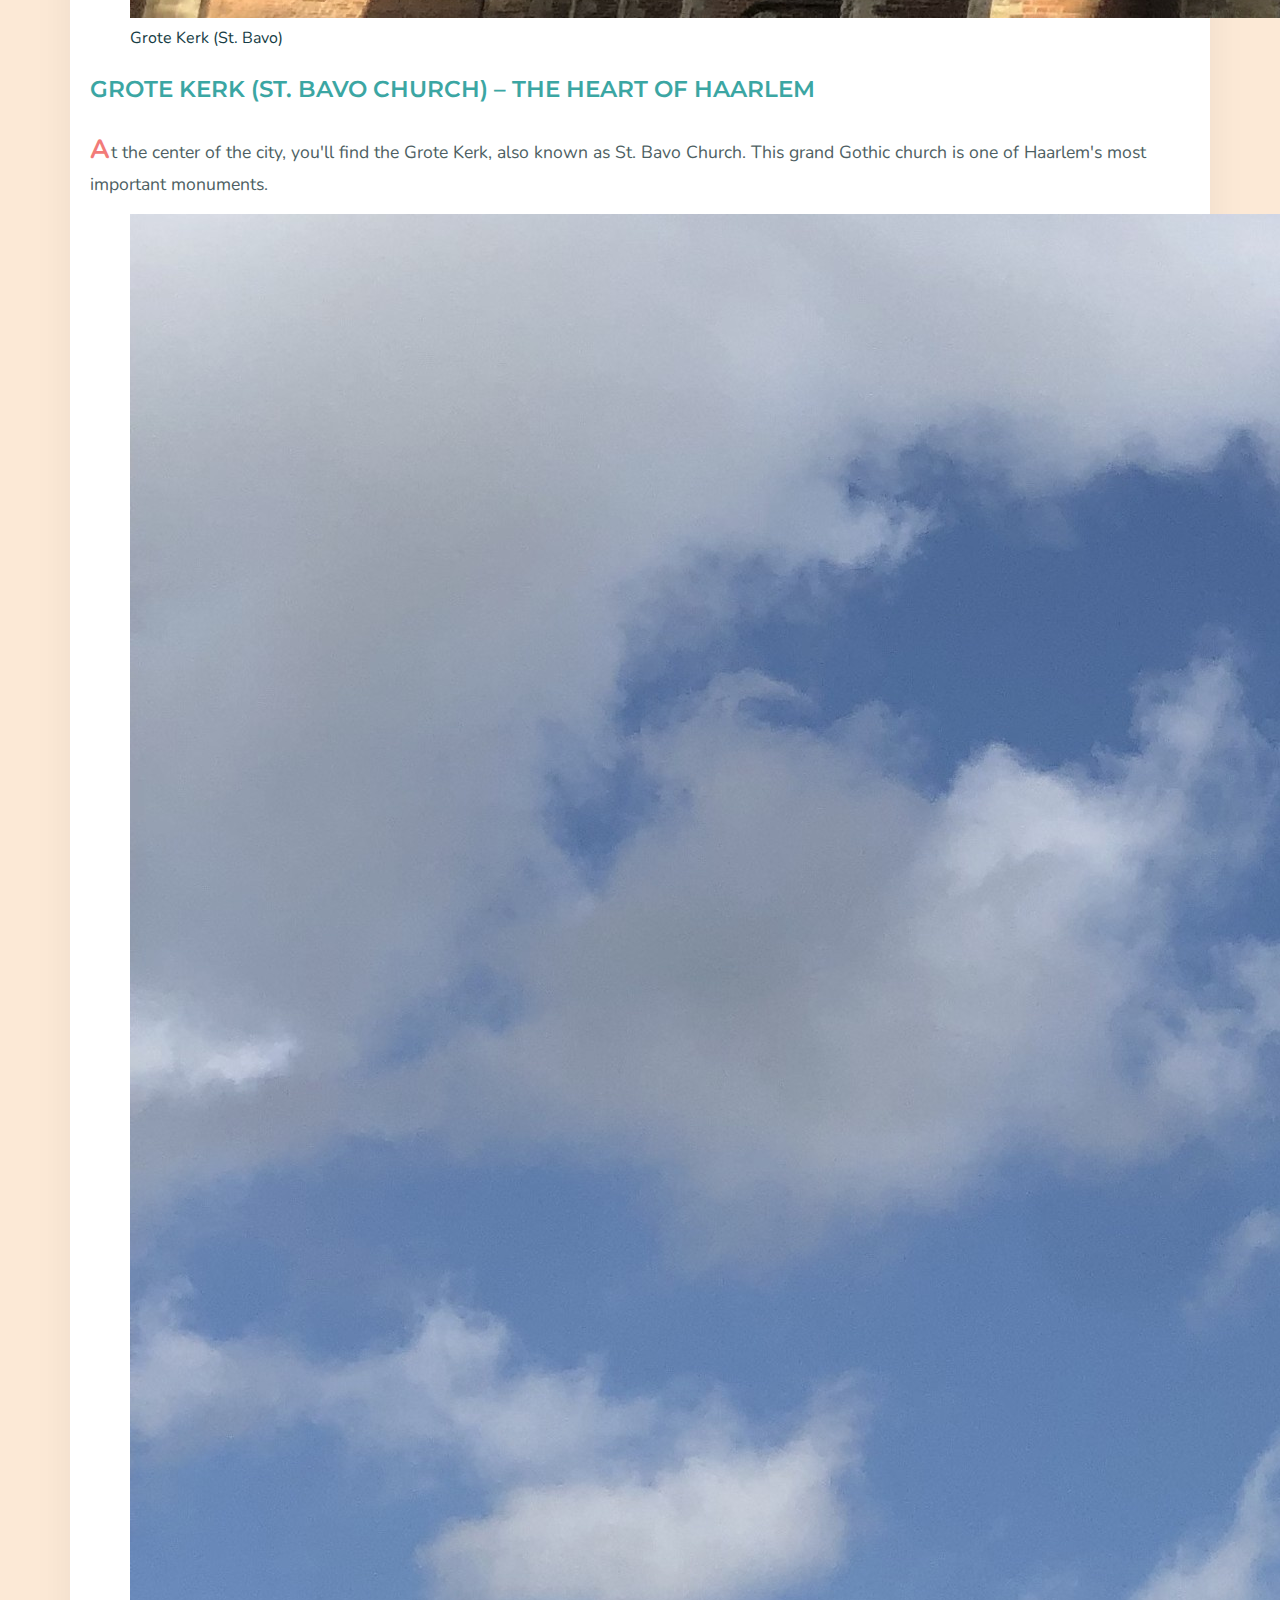
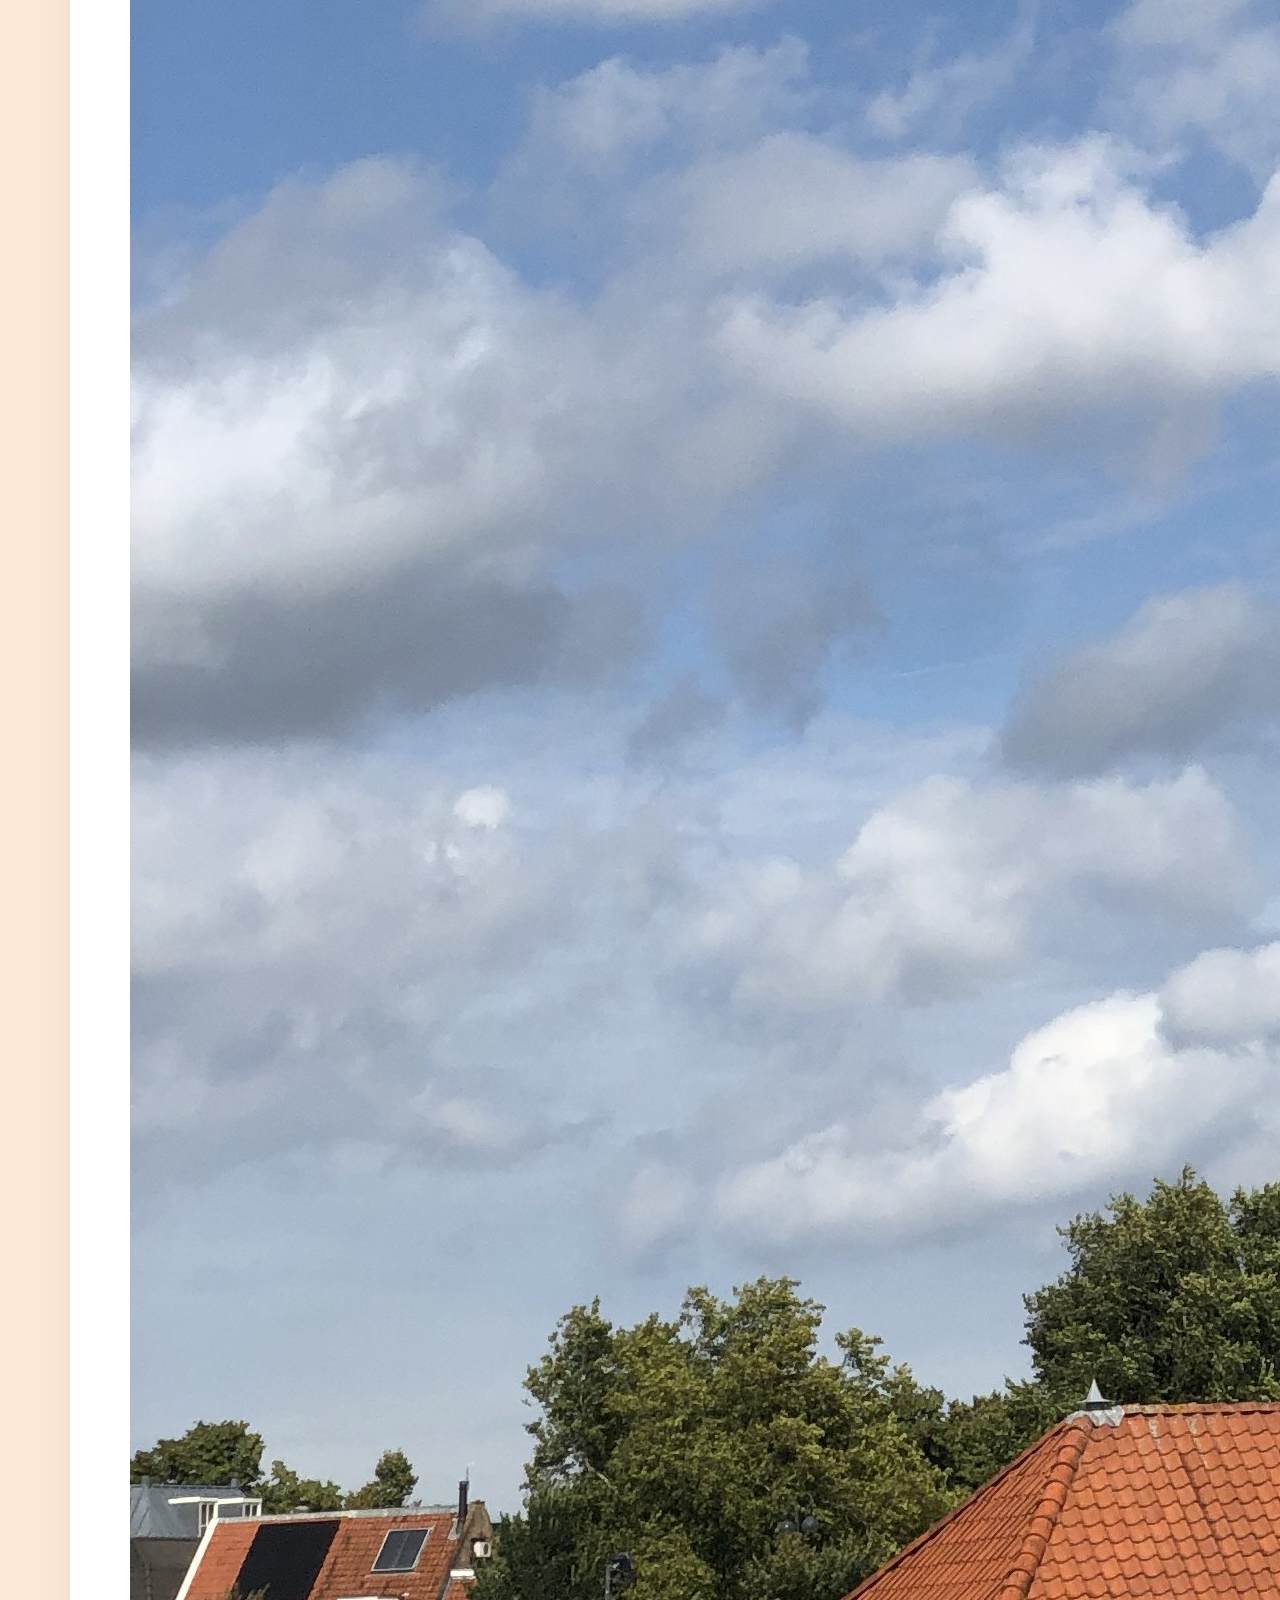
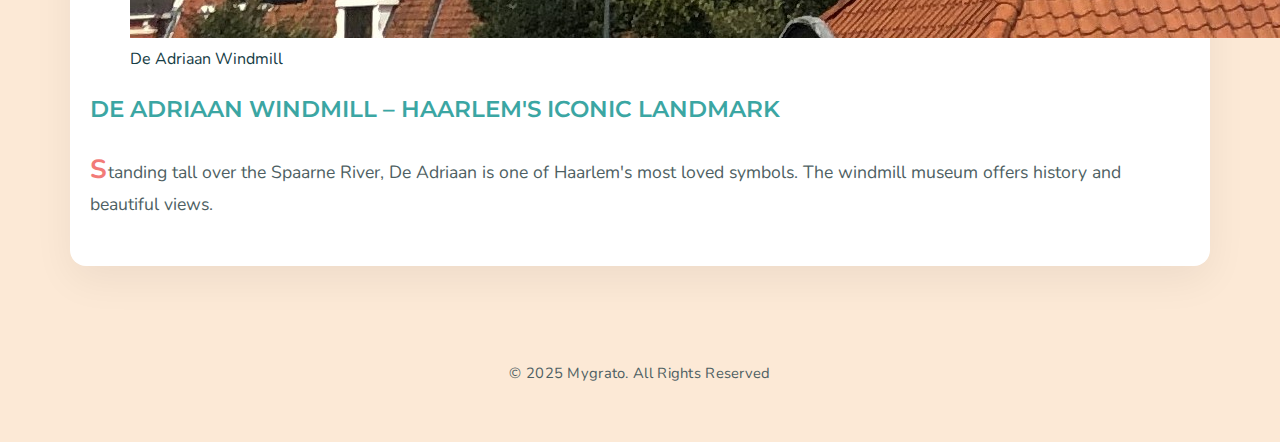
<file: Explore Haarlem.html>
<!doctype html>
<html lang="en">
<head>
  <meta charset="utf-8">
  <meta name="viewport" content="width=device-width, initial-scale=1">
  <meta name="description" content="Haarlem, a city of history and culture: top attractions, museums, and tips for visitors.">
  <meta name="keywords" content="Haarlem, attractions, museums, Grote Kerk, Teylers, travel">
  <meta name="author" content="Rajat Bishwokarma">
  <title>Explore Haarlem — Mygrato</title>
  <link href="https://fonts.googleapis.com/css2?family=Montserrat:wght@600;700&family=Nunito:wght@300;400;600;700&display=swap" rel="stylesheet">
  <link rel="stylesheet" href="css/style.css" type="text/css">
</head>
<body>
  <header>
    <a href="index.html" class="logo"><img src="img/Logo.png" alt="Mygrato logo" title="Mygrato logo"></a>
    <nav>
      <ul>
        <li><a href="Daily Life.html">Daily Life</a></li>
        <li><a href="Settling In.html">Settling In</a></li>
        <li><a href="Explore Haarlem.html" class="active">Explore Haarlem</a></li>
        <li><a href="Quick Tips & Tools.html">Quick Tips & Tools</a></li>
        <li><a class="cta" href="Contact.html">Contact</a></li>
      </ul>
    </nav>
  </header>

  <main>
    <section class="page-head">
      <h1>EXPLORE HAARLEM</h1>
      <p>Haarlem, a city of history and culture, is one of the oldest cities in the Netherlands, known for its rich past and cozy atmosphere.</p>
    </section>

    <section class="attractions">
      <article>
        <figure>
          <img src="img/St.Grote Church.jpg" alt="Grote Kerk" title="Grote Kerk">
          <figcaption>Grote Kerk (St. Bavo)</figcaption>
          </figure>
        <h2>Grote Kerk (St. Bavo Church) – The Heart of Haarlem</h2>
        <p>At the center of the city, you'll find the Grote Kerk, also known as St. Bavo Church. This grand Gothic church is one of Haarlem's most important monuments.</p>
      </article>

      <article>
        <figure>
          <img src="img/WIndmill Adrian.jpg" alt="Adriaan Windmill" title="De Adriaan Windmill">
          <figcaption>De Adriaan Windmill</figcaption>
          </figure>
        <h2>De Adriaan Windmill – Haarlem's Iconic Landmark</h2>
        <p>Standing tall over the Spaarne River, De Adriaan is one of Haarlem's most loved symbols. The windmill museum offers history and beautiful views.</p>
      </article>
    </section>
  </main>

  <footer>
    <p>&copy; 2025 Mygrato. All Rights Reserved</p>
  </footer>

</body>
</html>
</file>
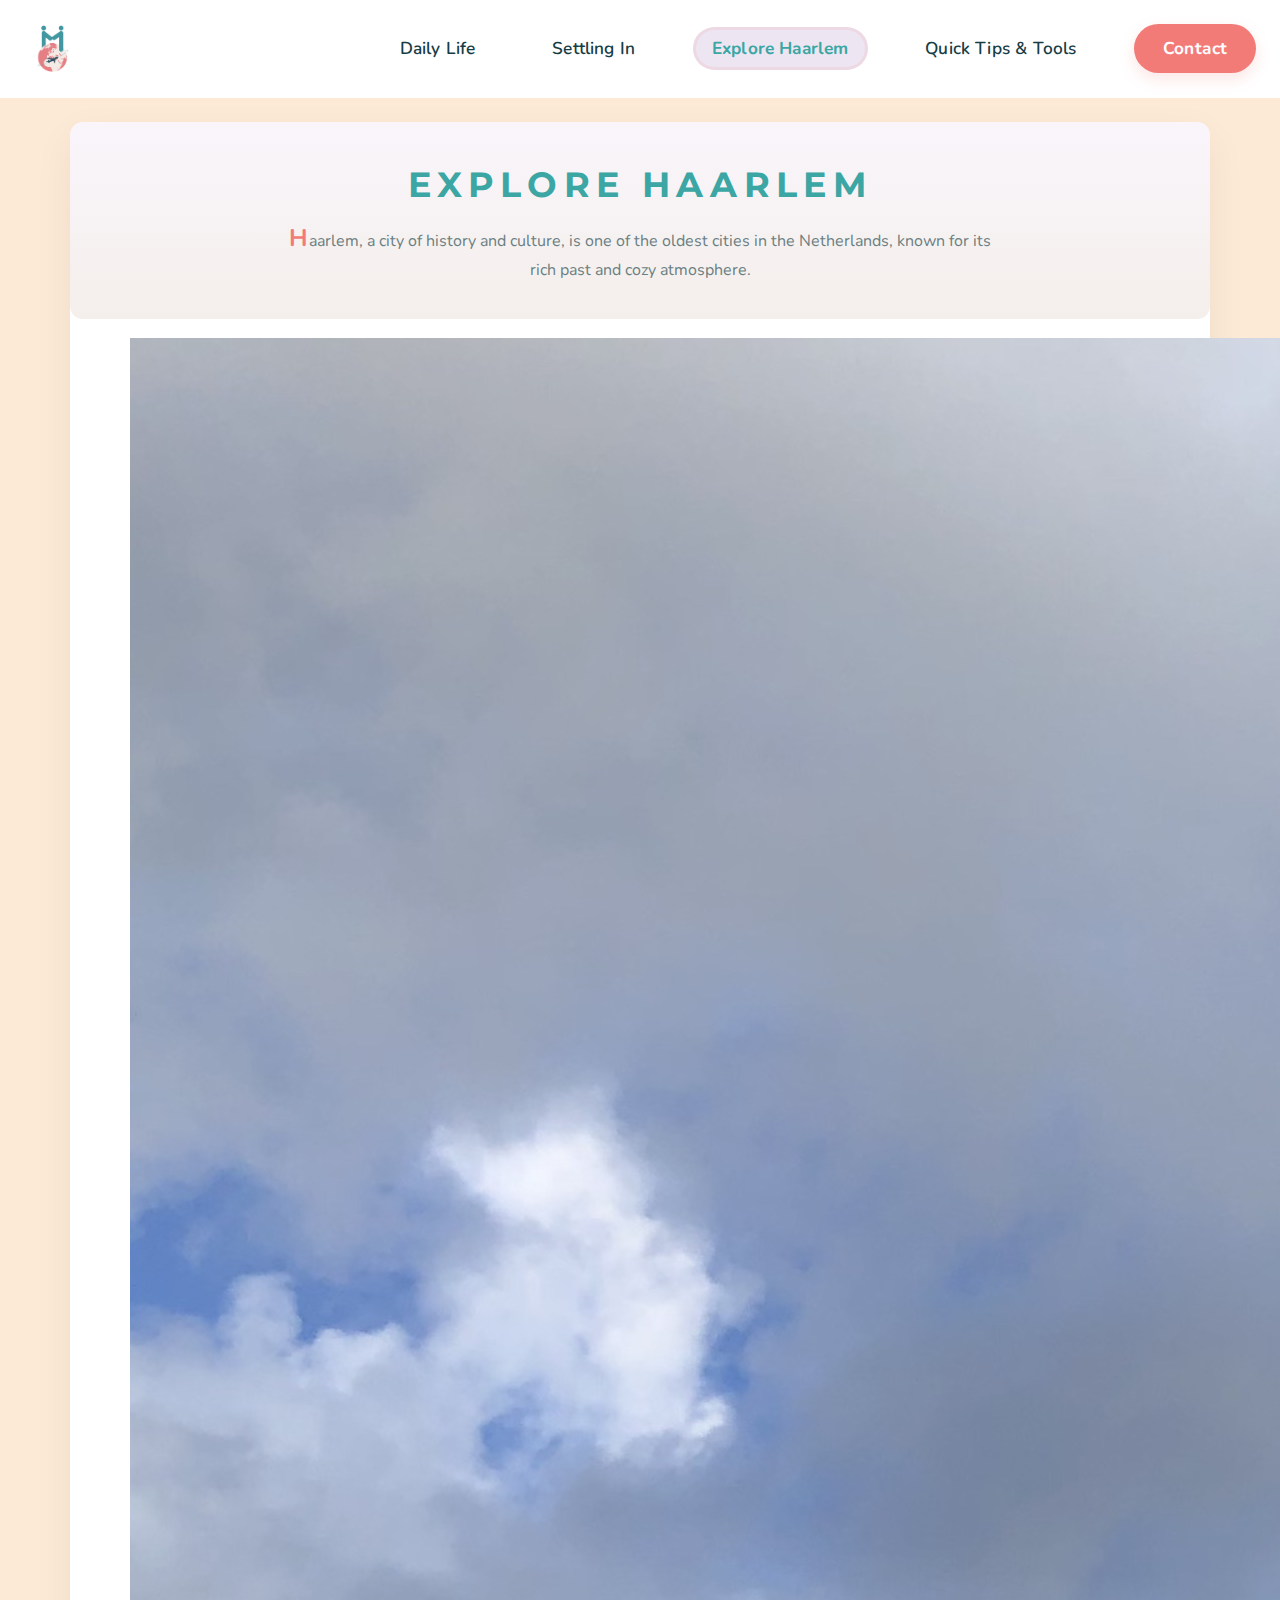
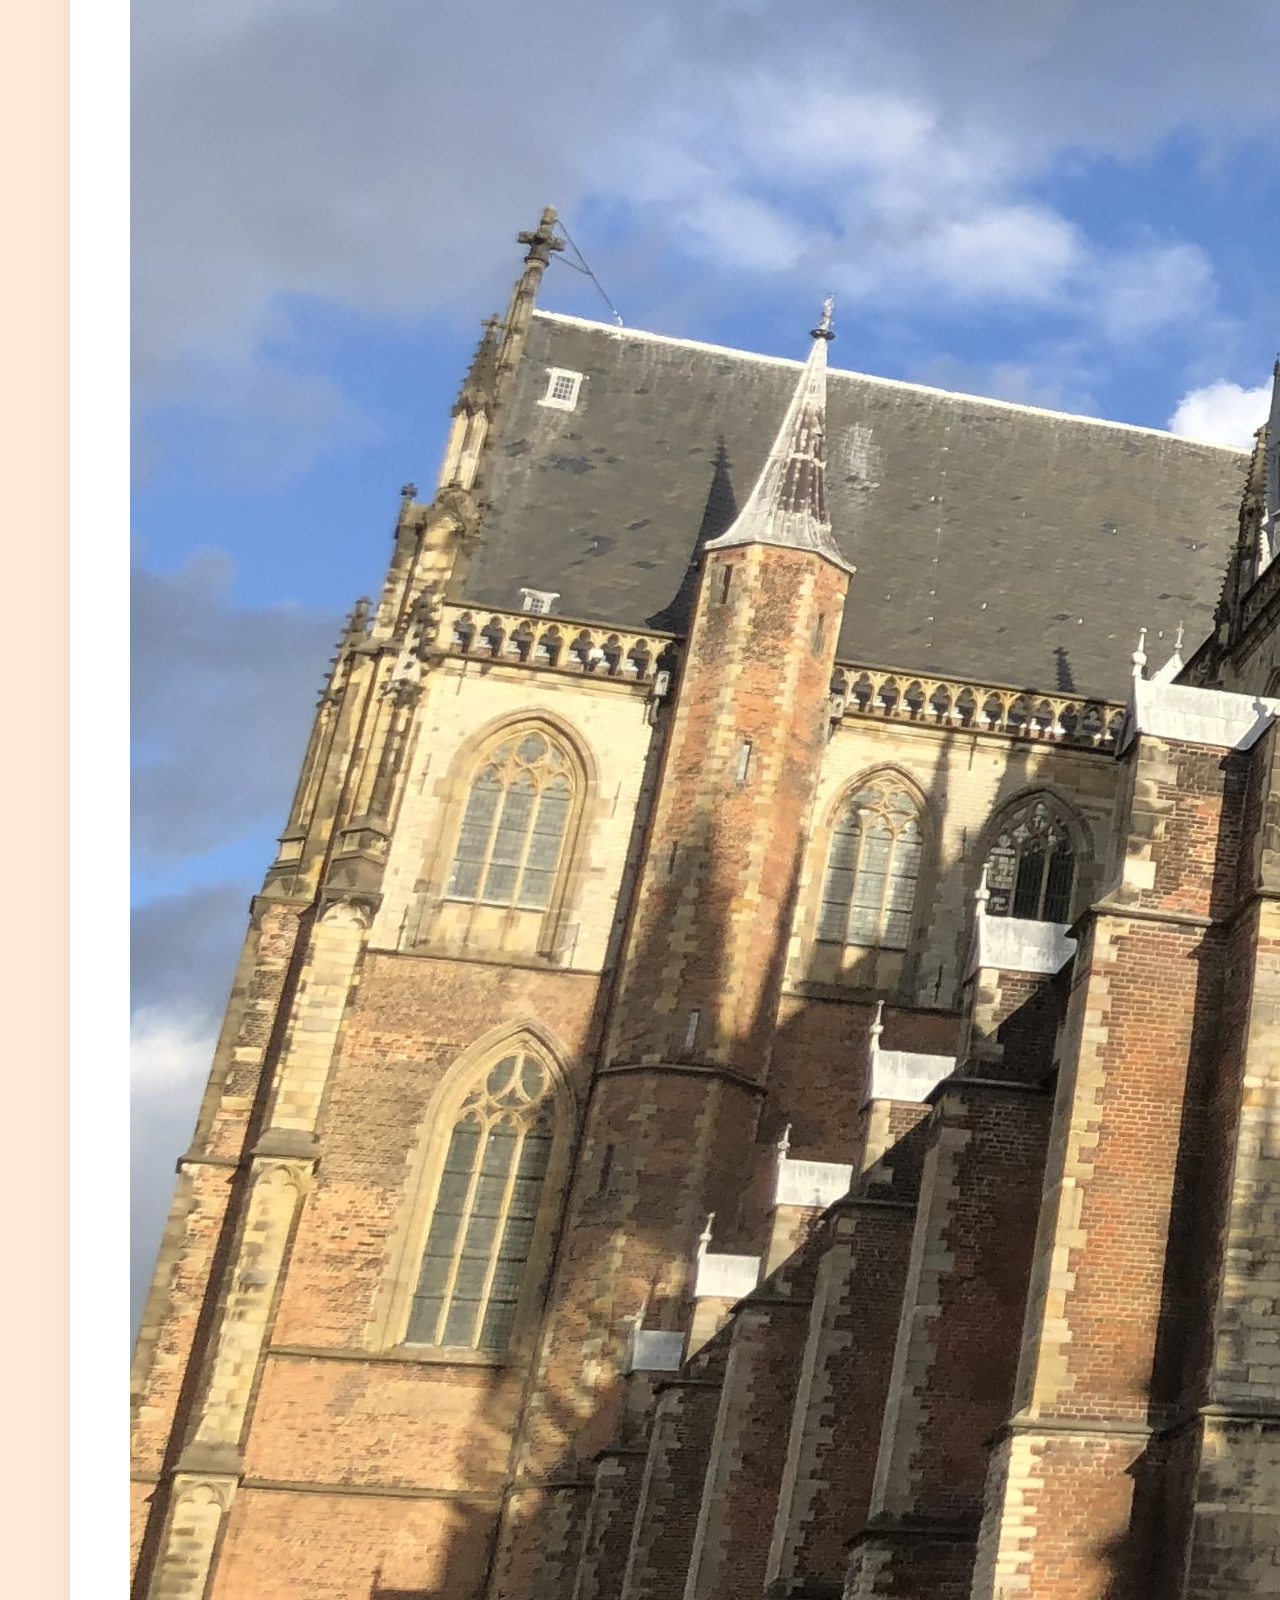
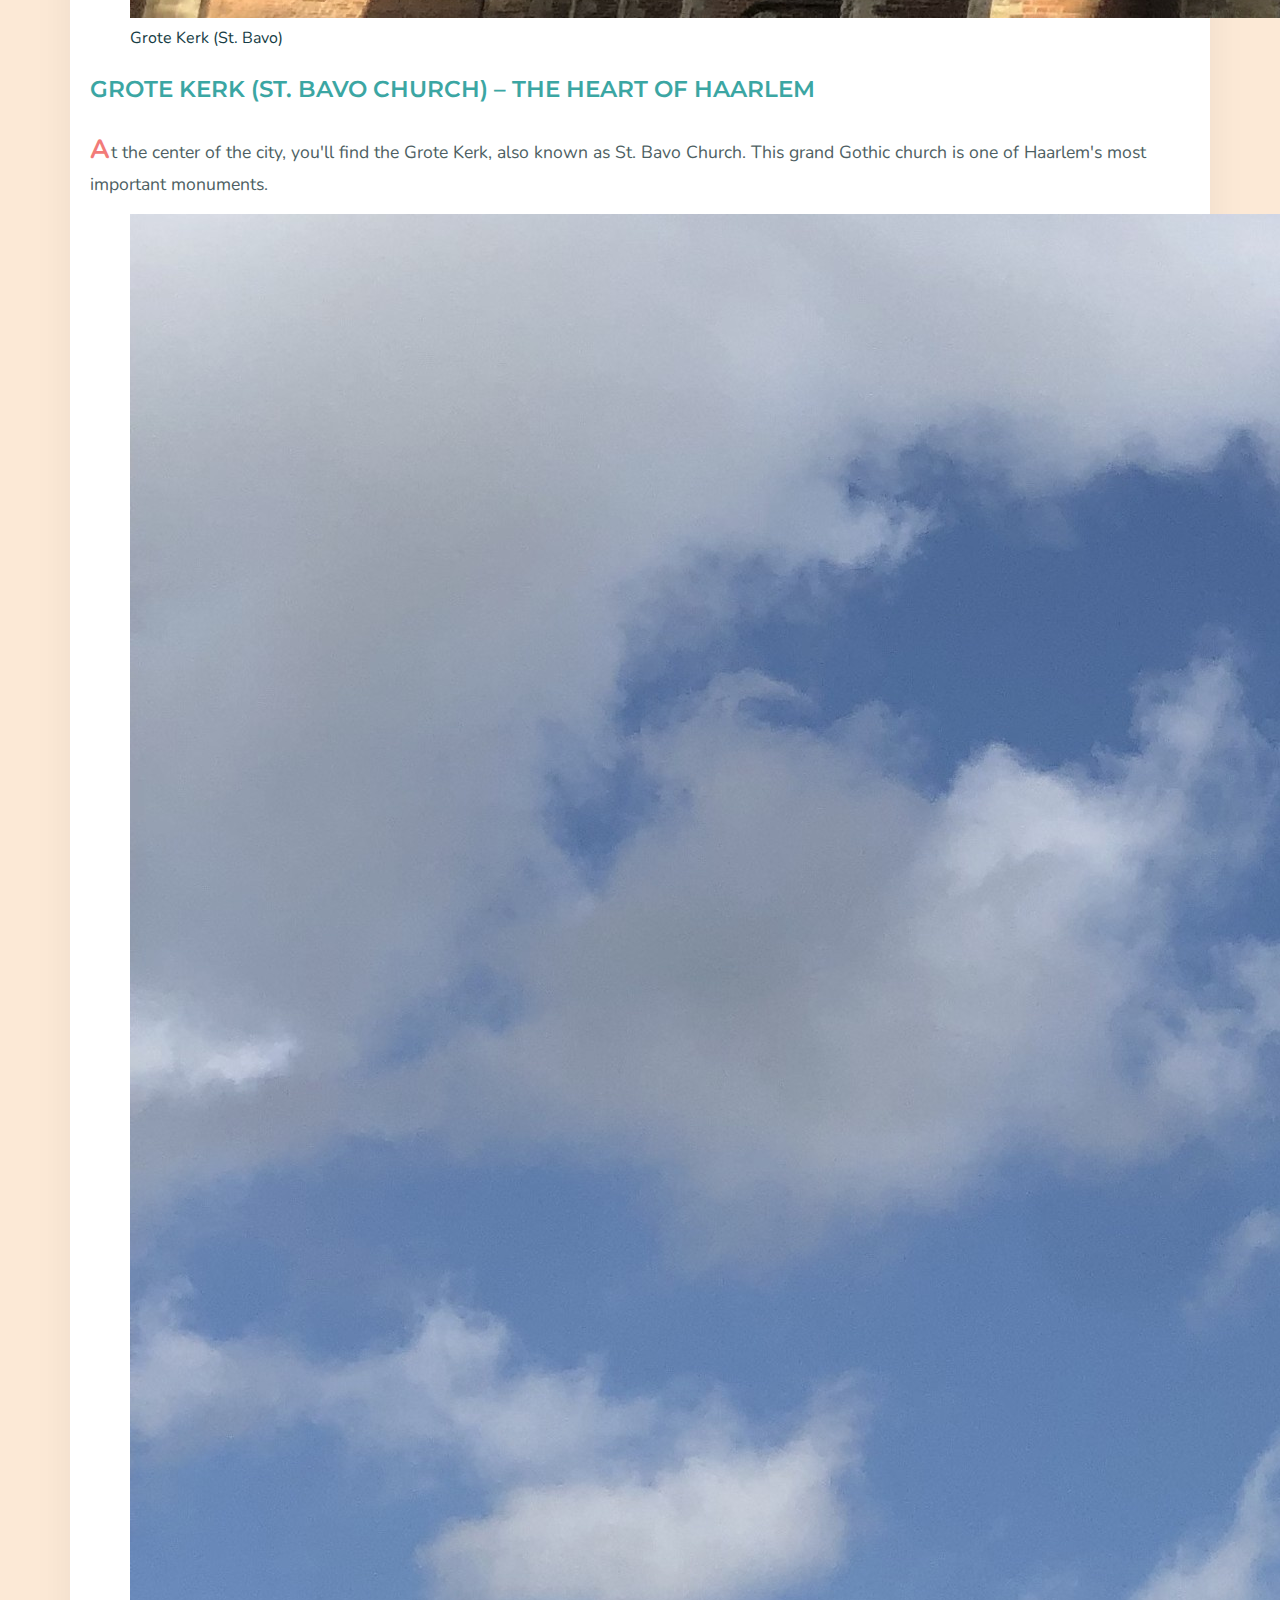
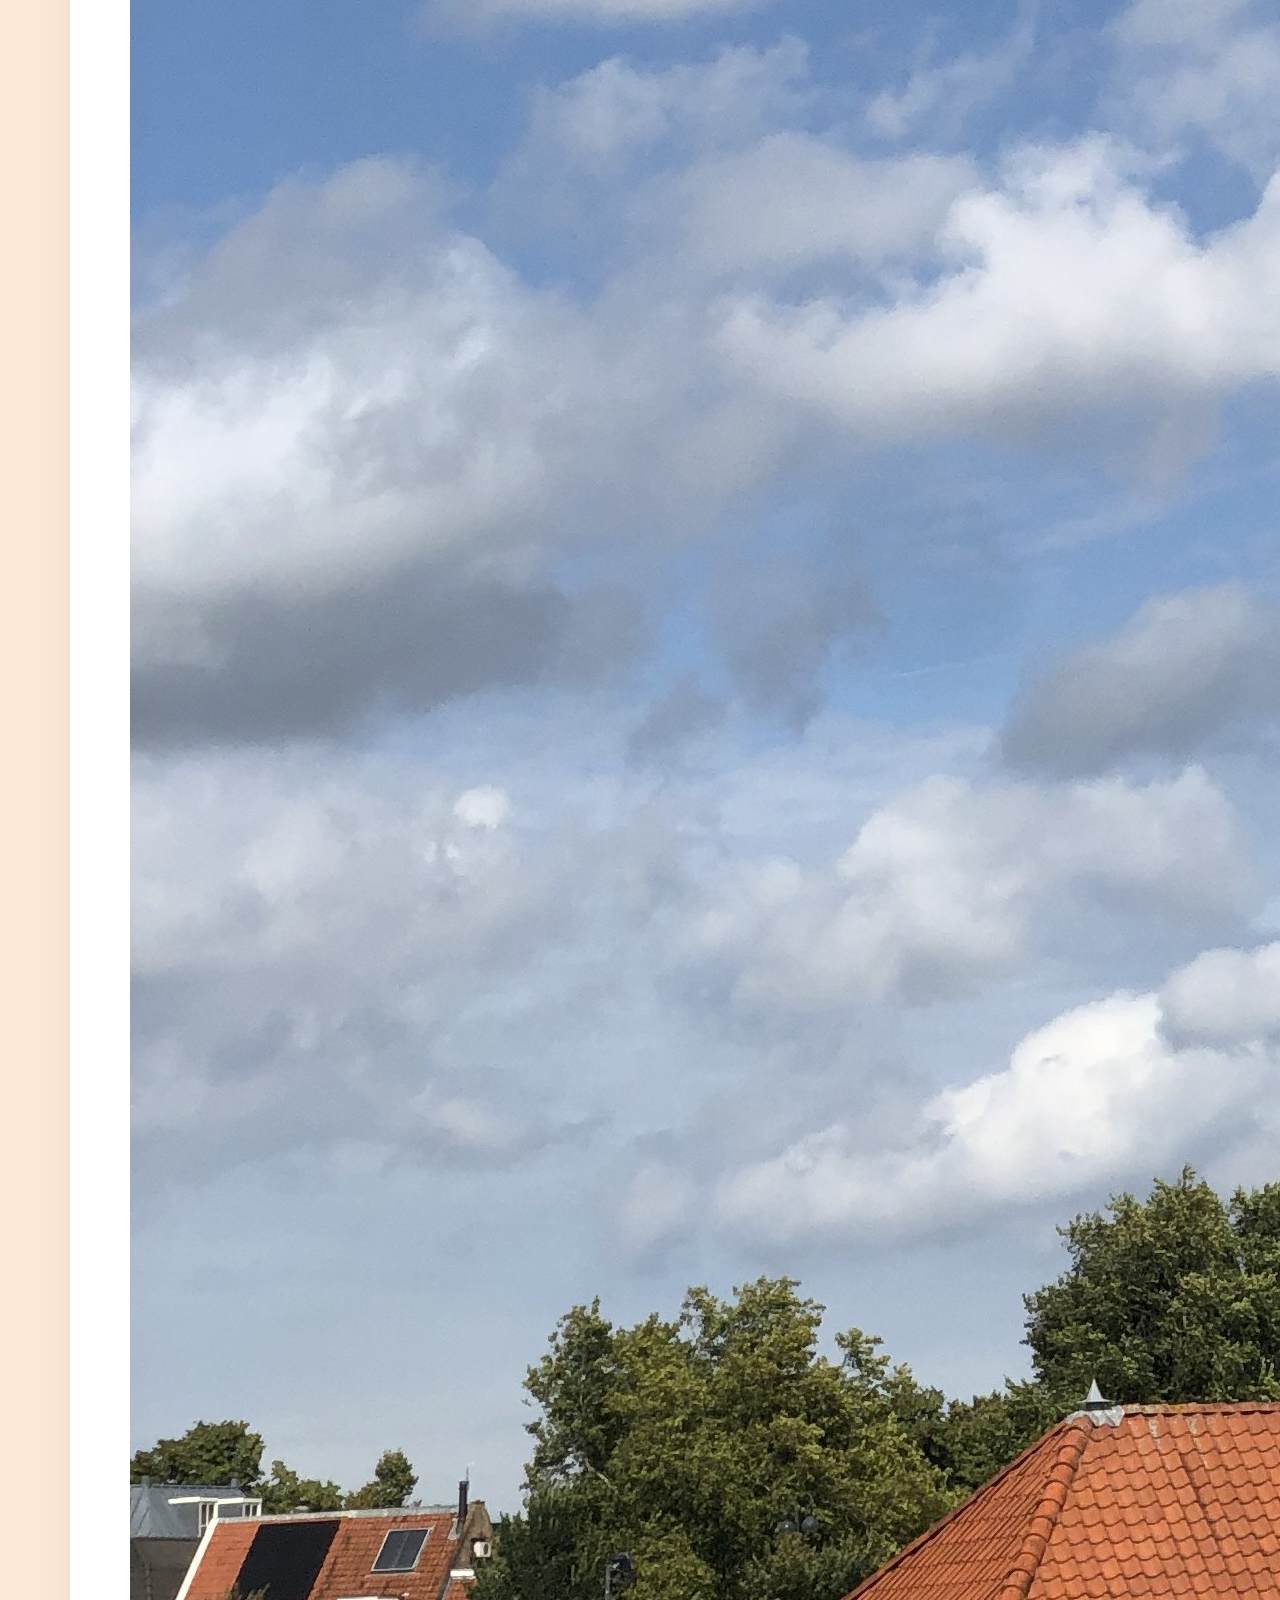
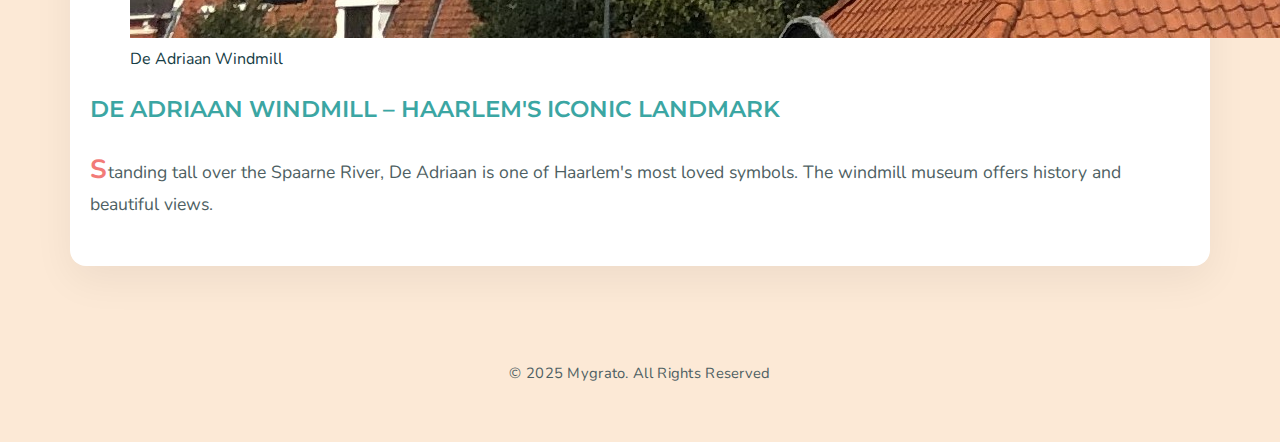
<file: explore-haarlem.html>
<!doctype html>
<html lang="en">
<head>
  <meta charset="utf-8">
  <meta name="viewport" content="width=device-width, initial-scale=1">
  <meta name="description" content="Haarlem, a city of history and culture: top attractions, museums, and tips for visitors.">
  <meta name="keywords" content="Haarlem, attractions, museums, Grote Kerk, Teylers, travel">
  <meta name="author" content="Rajat Bishwokarma">
  <title>Explore Haarlem — Mygrato</title>
  <link href="https://fonts.googleapis.com/css2?family=Montserrat:wght@600;700&family=Nunito:wght@300;400;600;700&display=swap" rel="stylesheet">
  <link rel="stylesheet" href="css/style.css" type="text/css">
</head>
<body>
  <header>
    <a href="index.html" class="logo"><img src="img/Logo.png" alt="Mygrato logo" title="Mygrato logo"></a>
    <nav>
      <ul>
        <li><a href="daily-life.html">Daily Life</a></li>
        <li><a href="settling-in.html">Settling In</a></li>
        <li><a href="explore-haarlem.html" class="active">Explore Haarlem</a></li>
        <li><a href="quick-tips-tools.html">Quick Tips & Tools</a></li>
        <li><a class="cta" href="contact.html">Contact</a></li>
      </ul>
    </nav>
  </header>

  <main>
    <section class="page-head">
      <h1>EXPLORE HAARLEM</h1>
      <p>Haarlem, a city of history and culture, is one of the oldest cities in the Netherlands, known for its rich past and cozy atmosphere.</p>
    </section>

    <section class="attractions">
      <article>
        <figure>
          <img src="img/St.Grote Church.jpg" alt="Grote Kerk" title="Grote Kerk">
          <figcaption>Grote Kerk (St. Bavo)</figcaption>
          </figure>
        <h2>Grote Kerk (St. Bavo Church) – The Heart of Haarlem</h2>
        <p>At the center of the city, you'll find the Grote Kerk, also known as St. Bavo Church. This grand Gothic church is one of Haarlem's most important monuments.</p>
      </article>

      <article>
        <figure>
          <img src="img/WIndmill Adrian.jpg" alt="Adriaan Windmill" title="De Adriaan Windmill">
          <figcaption>De Adriaan Windmill</figcaption>
          </figure>
        <h2>De Adriaan Windmill – Haarlem's Iconic Landmark</h2>
        <p>Standing tall over the Spaarne River, De Adriaan is one of Haarlem's most loved symbols. The windmill museum offers history and beautiful views.</p>
      </article>
    </section>
  </main>

  <footer>
    <p>&copy; 2025 Mygrato. All Rights Reserved</p>
  </footer>

</body>
</html>
</file>
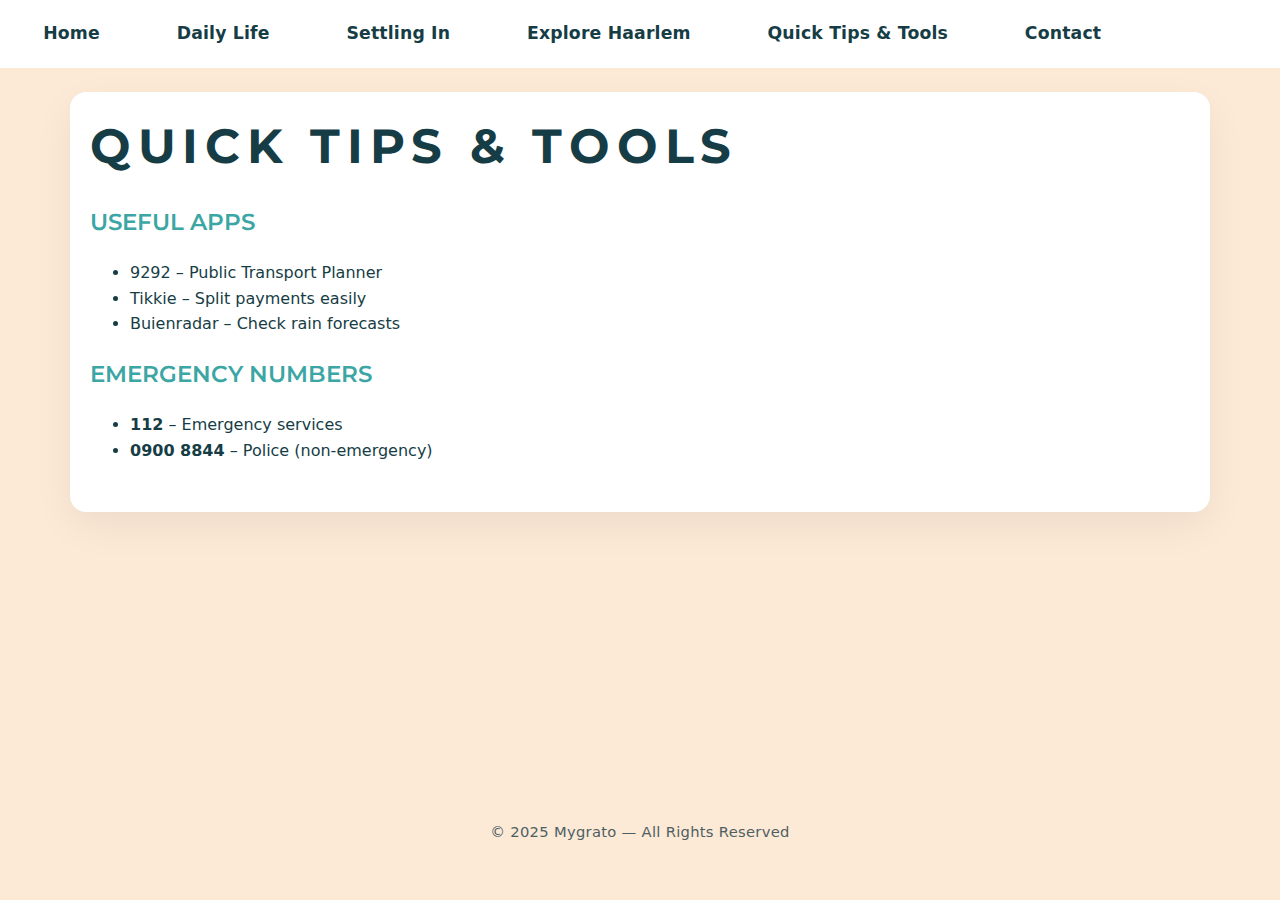
<file: Quick Tips & Tools.html>
<!doctype html>
<html lang="en">
<head>
  <meta charset="utf-8">
  <title>Mygrato - Quick Tips & Tools</title>
  <meta name="description" content="Quick tips, tools, and emergency contacts for living in Haarlem.">
  <meta name="keywords" content="Haarlem, tips, emergency, tools, living">
  <meta name="author" content="Your Name">
  <meta name="viewport" content="width=device-width, initial-scale=1">
  <link rel="icon" href="img/favicon.ico" type="image/x-icon">
  <link href="https://fonts.googleapis.com/css2?family=Montserrat:wght@600&family=Roboto&display=swap" rel="stylesheet">
  <link rel="stylesheet" type="text/css" href="css/style.css">
</head>
<body>
  <header>
    <nav>
      <ul>
        <li><a href="index.html">Home</a></li>
        <li><a href="daily-life.html">Daily Life</a></li>
        <li><a href="settling-in.html">Settling In</a></li>
        <li><a href="explore-haarlem.html">Explore Haarlem</a></li>
        <li><a href="quick-tips.html">Quick Tips & Tools</a></li>
        <li><a href="contact.html">Contact</a></li>
      </ul>
    </nav>
  </header>

  <main>
    <h1>Quick Tips &amp; Tools</h1>
    <section>
      <h2>Useful Apps</h2>
      <ul>
        <li>9292 – Public Transport Planner</li>
        <li>Tikkie – Split payments easily</li>
        <li>Buienradar – Check rain forecasts</li>
      </ul>
    </section>

    <section>
      <h2>Emergency Numbers</h2>
      <ul>
        <li><strong>112</strong> – Emergency services</li>
        <li><strong>0900 8844</strong> – Police (non-emergency)</li>
      </ul>
    </section>
  </main>

  <footer>
    <p>© 2025 Mygrato — All Rights Reserved</p>
  </footer>
</body>
</html>
</file>
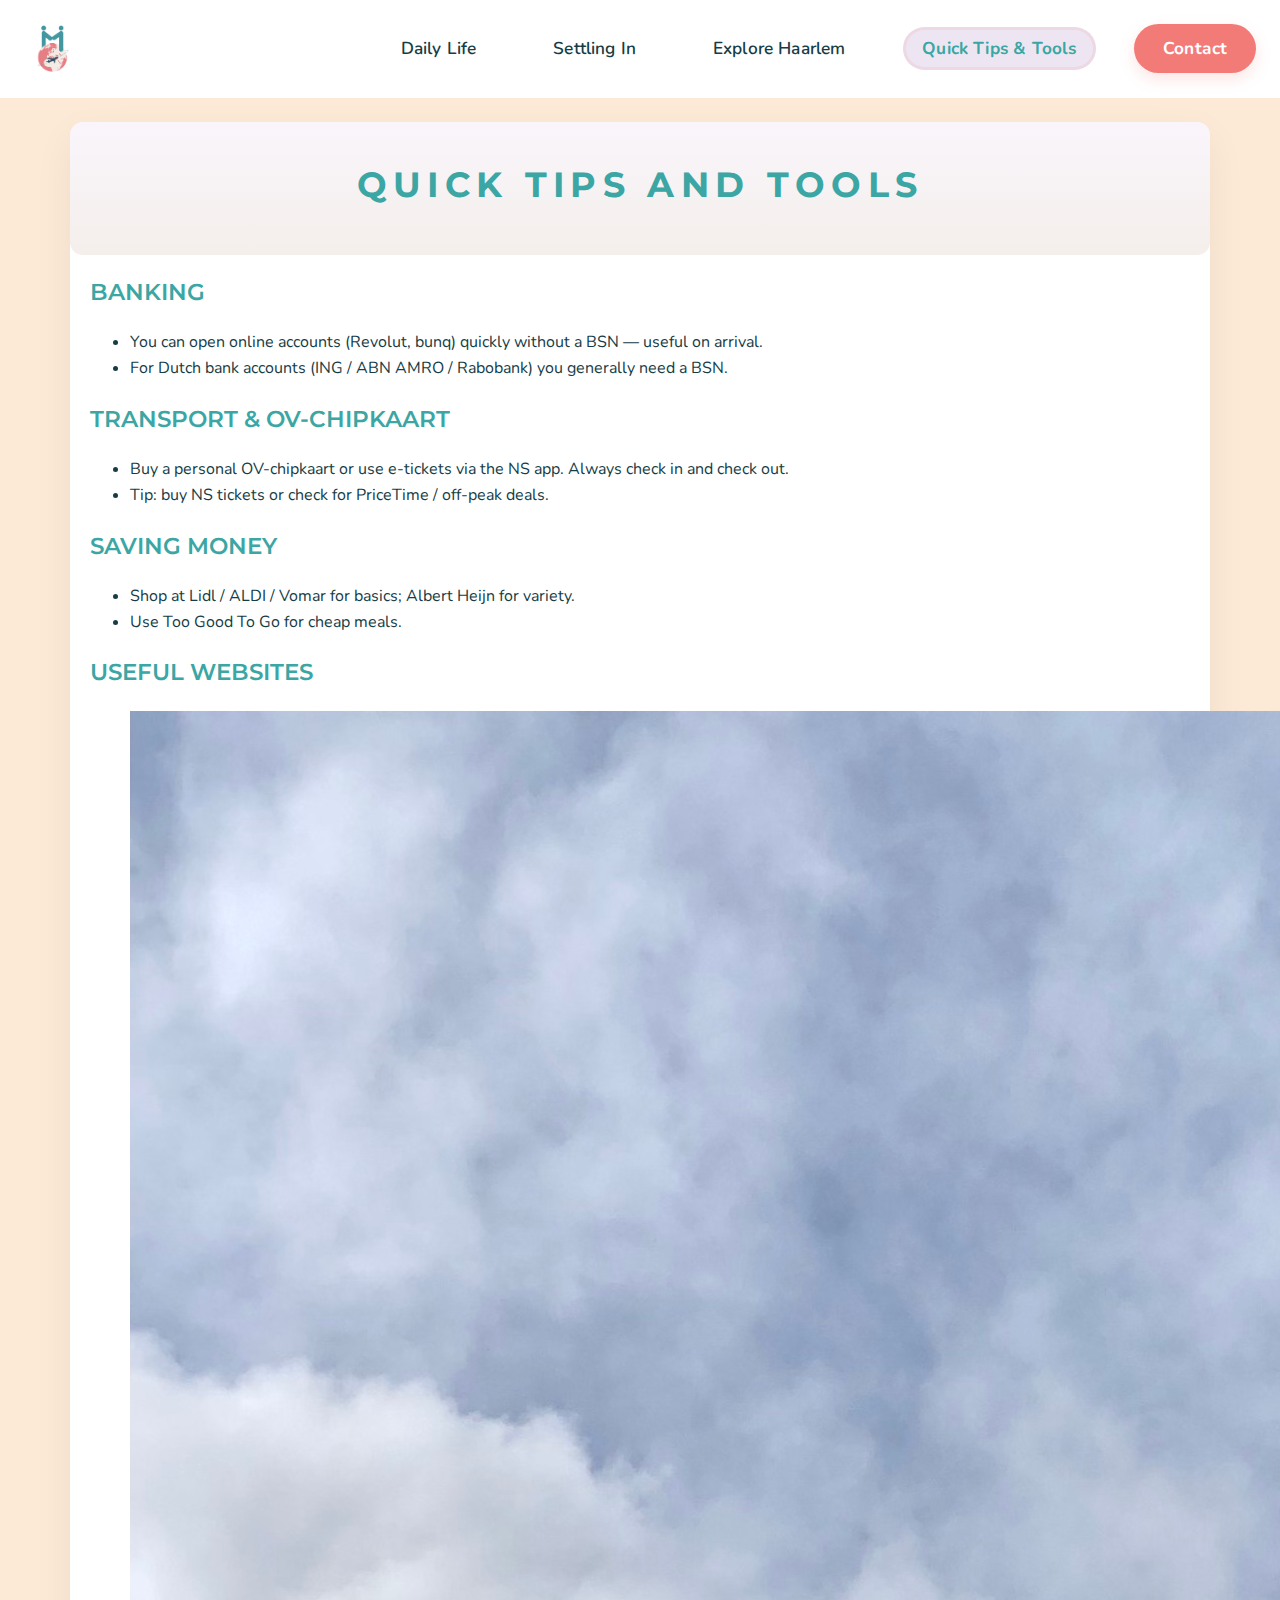
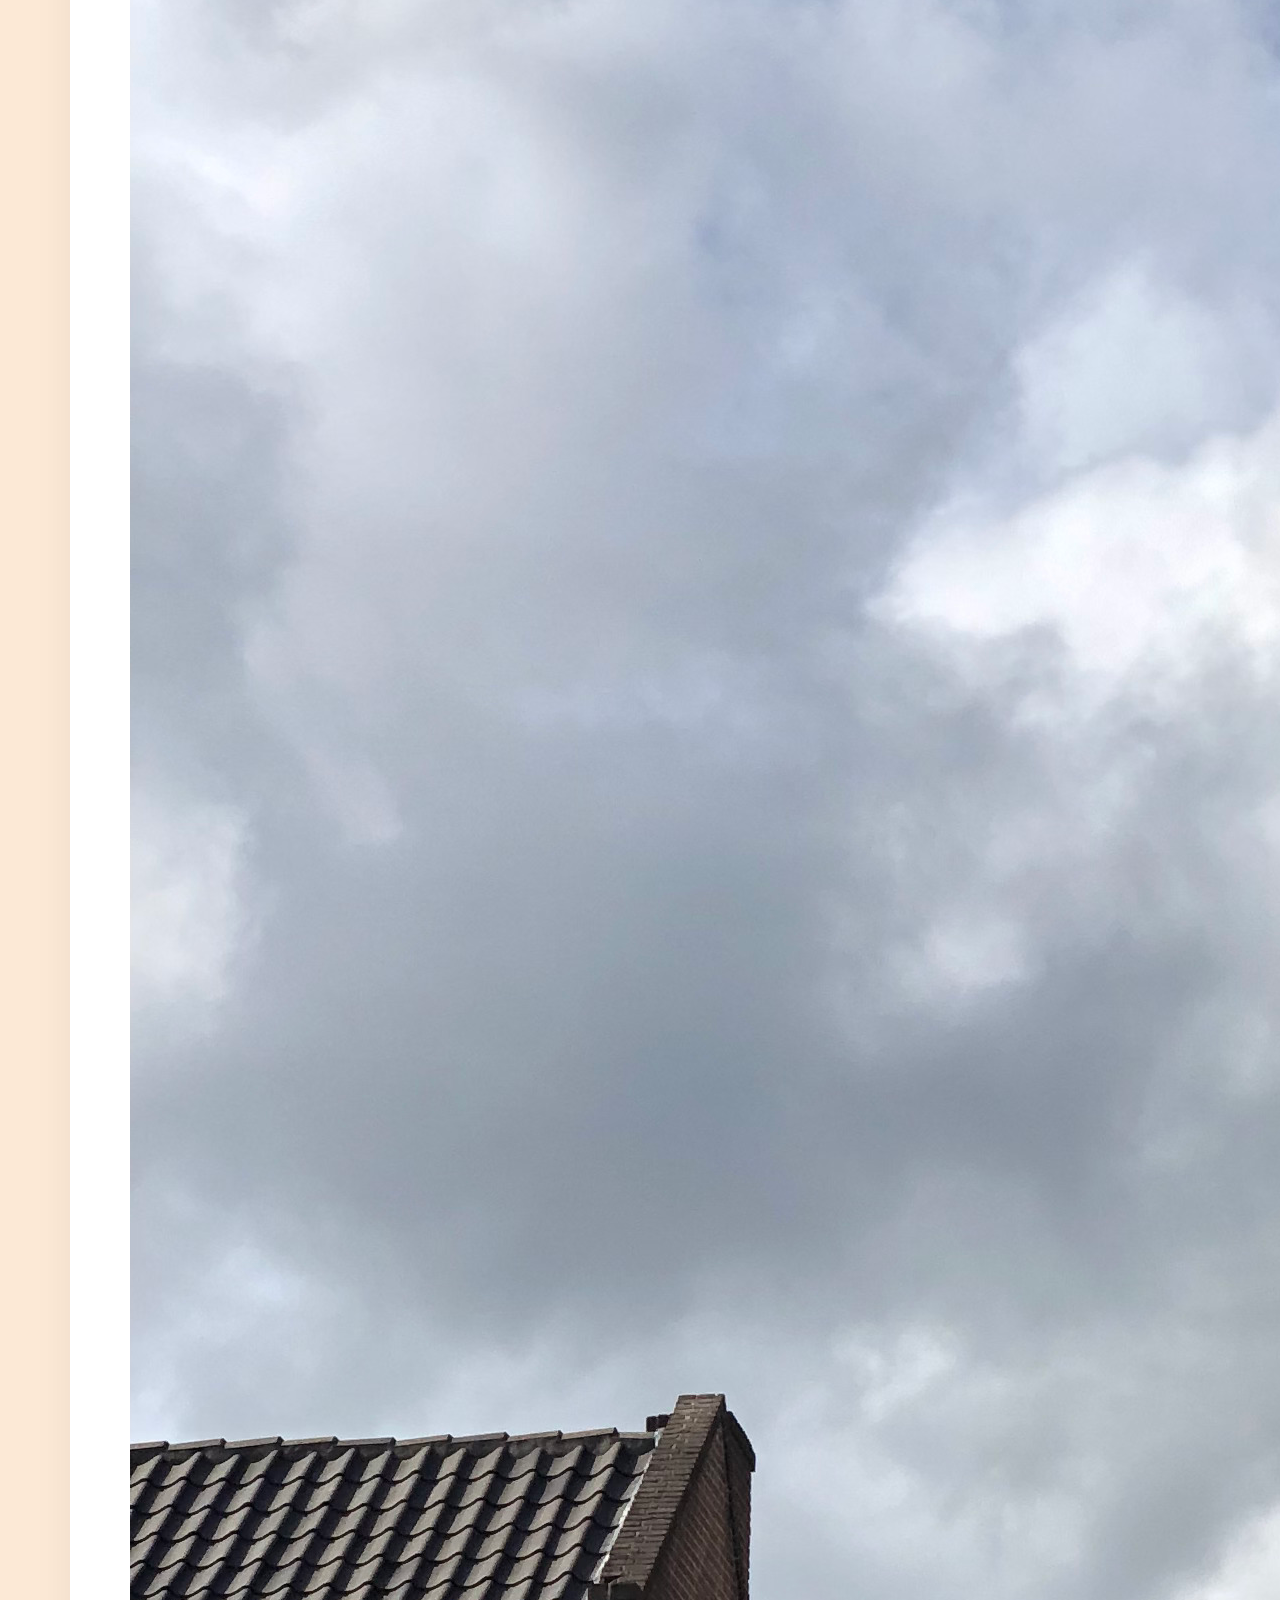
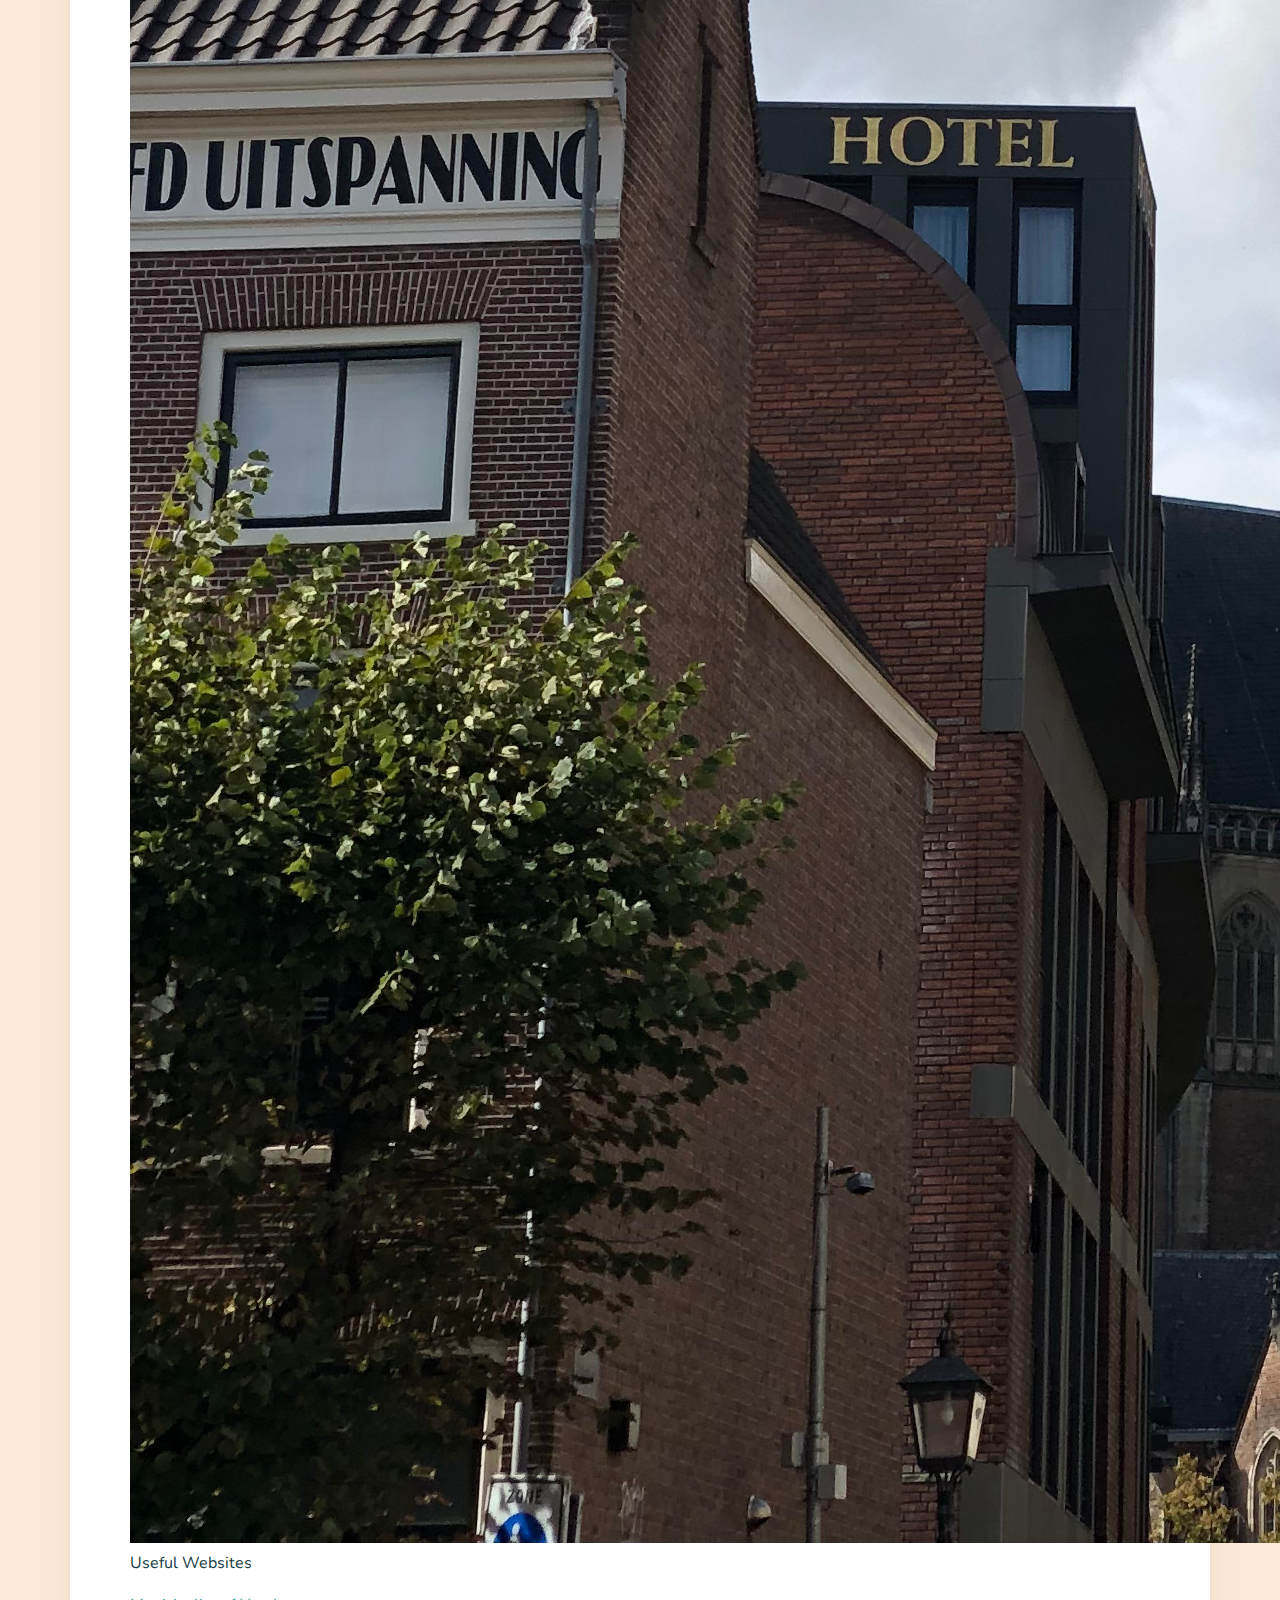
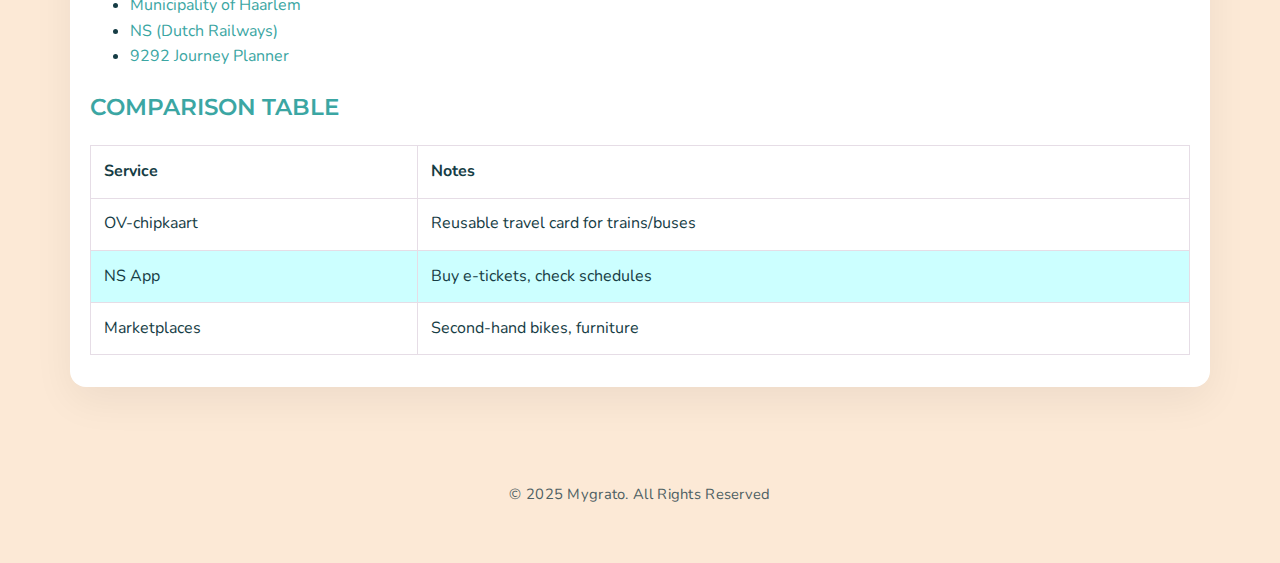
<file: quick-tips-tools.html>
<!doctype html>
<html lang="en">
<head>
  <meta charset="utf-8">
  <meta name="viewport" content="width=device-width, initial-scale=1">
  <meta name="description" content="Handy tips, websites and tools for students and newcomers to Haarlem.">
  <meta name="keywords" content="Haarlem, tips, OV-chipkaart, banking, 9292, NS">
  <meta name="author" content="Rajat Bishwokarma">
  <title>Quick Tips & Tools — Mygrato</title>
  <link href="https://fonts.googleapis.com/css2?family=Montserrat:wght@600;700&family=Nunito:wght@300;400;600;700&display=swap" rel="stylesheet">
  <link rel="stylesheet" href="css/style.css" type="text/css">
</head>
<body>
  <header>
    <a href="index.html" class="logo"><img src="img/Logo.png" alt="Mygrato logo" title="Mygrato logo"></a>
    <nav>
      <ul>
        <li><a href="daily-life.html">Daily Life</a></li>
        <li><a href="settling-in.html">Settling In</a></li>
        <li><a href="explore-haarlem.html">Explore Haarlem</a></li>
        <li><a href="quick-tips-tools.html" class="active">Quick Tips & Tools</a></li>
        <li><a class="cta" href="contact.html">Contact</a></li>
      </ul>
    </nav>
  </header>

  <main>
    <section class="page-head">
      <h1>QUICK TIPS AND TOOLS</h1>
    </section>

    <section class="tips">
      <h2>Banking</h2>
      <ul>
        <li>You can open online accounts (Revolut, bunq) quickly without a BSN — useful on arrival.</li>
        <li>For Dutch bank accounts (ING / ABN AMRO / Rabobank) you generally need a BSN.</li>
      </ul>

      <h2>Transport & OV-chipkaart</h2>
      <ul>
        <li>Buy a personal OV-chipkaart or use e-tickets via the NS app. Always check in and check out.</li>
        <li>Tip: buy NS tickets or check for PriceTime / off-peak deals.</li>
      </ul>

      <h2>Saving money</h2>
      <ul>
        <li>Shop at Lidl / ALDI / Vomar for basics; Albert Heijn for variety.</li>
        <li>Use Too Good To Go for cheap meals.</li>
      </ul>

      <h2>Useful websites</h2>
      <aside class="useful">
        <figure>
          <img src="img/Index 3.jpg" alt="Canal street" title="Useful websites">
          <figcaption>Useful Websites</figcaption>
        </figure>
        <ul>
          <li><a href="https://www.haarlem.nl">Municipality of Haarlem</a></li>
          <li><a href="https://www.ns.nl">NS (Dutch Railways)</a></li>
          <li><a href="https://www.9292.nl">9292 Journey Planner</a></li>
        </ul>
      </aside>
    </section>

    <section class="table-sample">
      <h2>Comparison Table</h2>
      <table>
        <thead>
          <tr><th>Service</th><th>Notes</th></tr>
        </thead>
        <tbody>
          <tr><td>OV-chipkaart</td><td>Reusable travel card for trains/buses</td></tr>
          <tr><td>NS App</td><td>Buy e-tickets, check schedules</td></tr>
          <tr><td>Marketplaces</td><td>Second-hand bikes, furniture</td></tr>
        </tbody>
      </table>
    </section>
  </main>

  <footer>
    <p>&copy; 2025 Mygrato. All Rights Reserved</p>
  </footer>

</body>
</html>
</file>
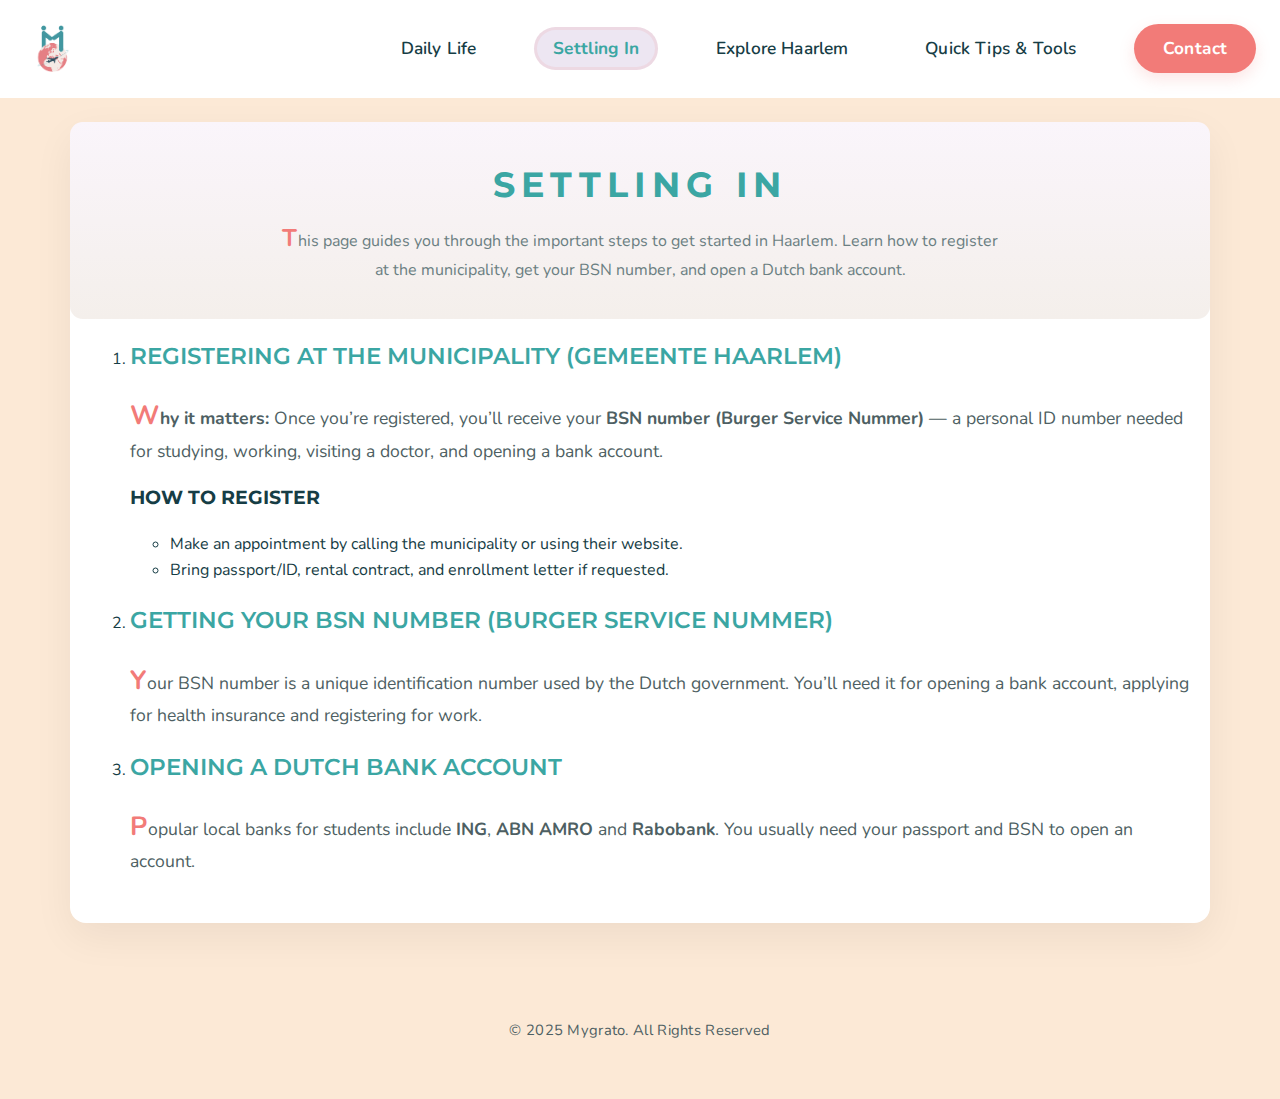
<file: Settling In.html>
<!doctype html>
<html lang="en">
<head>
  <meta charset="utf-8">
  <meta name="viewport" content="width=device-width, initial-scale=1">
  <meta name="description" content="Steps to register in Haarlem, get your BSN, and open a bank account.">
  <meta name="keywords" content="BSN, register, Haarlem, municipality, bank account">
  <meta name="author" content="Rajat Bishwokarma">
  <title>Settling In — Mygrato</title>
  <link href="https://fonts.googleapis.com/css2?family=Montserrat:wght@600;700&family=Nunito:wght@300;400;600;700&display=swap" rel="stylesheet">
  <link rel="stylesheet" href="css/style.css" type="text/css">
</head>
<body>
  <header>
    <a href="index.html" class="logo"><img src="img/Logo.png" alt="Mygrato logo" title="Mygrato logo"></a>
    <nav>
      <ul>
        <li><a href="Daily Life.html">Daily Life</a></li>
        <li><a href="Settling In.html" class="active">Settling In</a></li>
        <li><a href="Explore Haarlem.html">Explore Haarlem</a></li>
        <li><a href="Quick Tips & Tools.html">Quick Tips & Tools</a></li>
        <li><a class="cta" href="Contact.html">Contact</a></li>
      </ul>
    </nav>
  </header>

  <main>
    <section class="page-head">
      <h1>SETTLING IN</h1>
      <p>This page guides you through the important steps to get started in Haarlem. Learn how to register at the municipality, get your BSN number, and open a Dutch bank account.</p>
    </section>

    <section class="steps">
      <ol>
        <li>
          <article>
            <h2>Registering at the Municipality (Gemeente Haarlem)</h2>
            <p><strong>Why it matters:</strong> Once you&rsquo;re registered, you&rsquo;ll receive your <strong>BSN number (Burger Service Nummer)</strong> &mdash; a personal ID number needed for studying, working, visiting a doctor, and opening a bank account.</p>
            <h3>How to register</h3>
            <ul>
              <li>Make an appointment by calling the municipality or using their website.</li>
              <li>Bring passport/ID, rental contract, and enrollment letter if requested.</li>
            </ul>
          </article>
        </li>
        <li>
          <article>
            <h2>Getting Your BSN Number (Burger Service Nummer)</h2>
            <p>Your BSN number is a unique identification number used by the Dutch government. You&rsquo;ll need it for opening a bank account, applying for health insurance and registering for work.</p>
          </article>
        </li>
        <li>
          <article>
            <h2>Opening a Dutch Bank Account</h2>
            <p>Popular local banks for students include <strong>ING</strong>, <strong>ABN AMRO</strong> and <strong>Rabobank</strong>. You usually need your passport and BSN to open an account.</p>
          </article>
        </li>
      </ol>
    </section>
  </main>

  <footer>
    <p>&copy; 2025 Mygrato. All Rights Reserved</p>
  </footer>

</body>
</html>
</file>
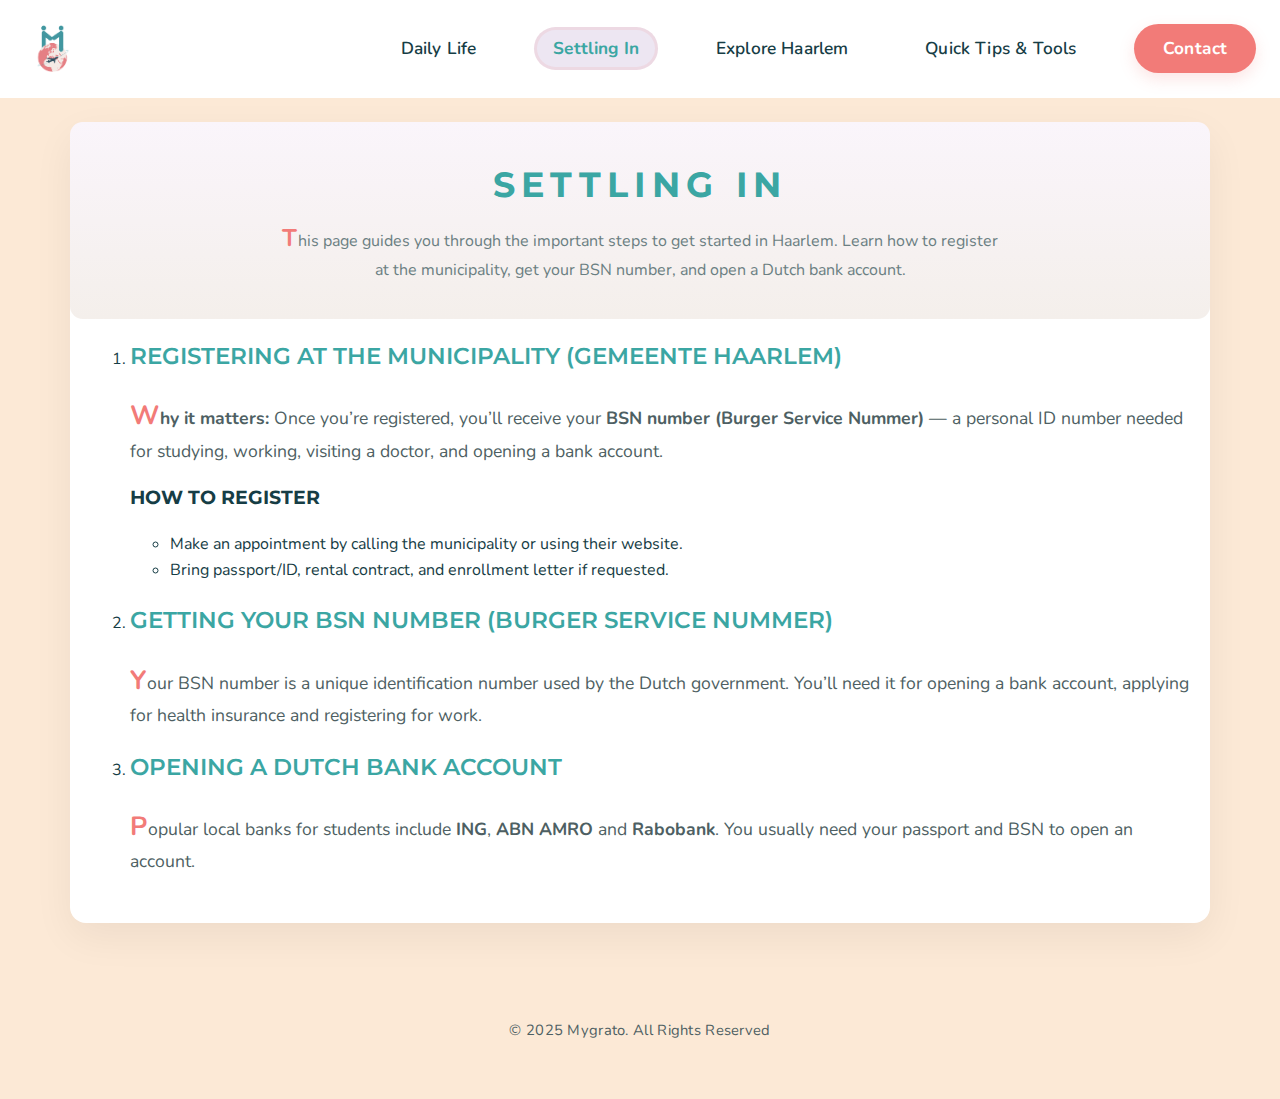
<file: settling-in.html>
<!doctype html>
<html lang="en">
<head>
  <meta charset="utf-8">
  <meta name="viewport" content="width=device-width, initial-scale=1">
  <meta name="description" content="Steps to register in Haarlem, get your BSN, and open a bank account.">
  <meta name="keywords" content="BSN, register, Haarlem, municipality, bank account">
  <meta name="author" content="Rajat Bishwokarma">
  <title>Settling In — Mygrato</title>
  <link href="https://fonts.googleapis.com/css2?family=Montserrat:wght@600;700&family=Nunito:wght@300;400;600;700&display=swap" rel="stylesheet">
  <link rel="stylesheet" href="css/style.css" type="text/css">
</head>
<body>
  <header>
    <a href="index.html" class="logo"><img src="img/Logo.png" alt="Mygrato logo" title="Mygrato logo"></a>
    <nav>
      <ul>
        <li><a href="daily-life.html">Daily Life</a></li>
        <li><a href="settling-in.html" class="active">Settling In</a></li>
        <li><a href="explore-haarlem.html">Explore Haarlem</a></li>
        <li><a href="quick-tips-tools.html">Quick Tips & Tools</a></li>
        <li><a class="cta" href="contact.html">Contact</a></li>
      </ul>
    </nav>
  </header>

  <main>
    <section class="page-head">
      <h1>SETTLING IN</h1>
      <p>This page guides you through the important steps to get started in Haarlem. Learn how to register at the municipality, get your BSN number, and open a Dutch bank account.</p>
    </section>

    <section class="steps">
      <ol>
        <li>
          <article>
            <h2>Registering at the Municipality (Gemeente Haarlem)</h2>
            <p><strong>Why it matters:</strong> Once you&rsquo;re registered, you&rsquo;ll receive your <strong>BSN number (Burger Service Nummer)</strong> &mdash; a personal ID number needed for studying, working, visiting a doctor, and opening a bank account.</p>
            <h3>How to register</h3>
            <ul>
              <li>Make an appointment by calling the municipality or using their website.</li>
              <li>Bring passport/ID, rental contract, and enrollment letter if requested.</li>
            </ul>
          </article>
        </li>
        <li>
          <article>
            <h2>Getting Your BSN Number (Burger Service Nummer)</h2>
            <p>Your BSN number is a unique identification number used by the Dutch government. You&rsquo;ll need it for opening a bank account, applying for health insurance and registering for work.</p>
          </article>
        </li>
        <li>
          <article>
            <h2>Opening a Dutch Bank Account</h2>
            <p>Popular local banks for students include <strong>ING</strong>, <strong>ABN AMRO</strong> and <strong>Rabobank</strong>. You usually need your passport and BSN to open an account.</p>
          </article>
        </li>
      </ol>
    </section>
  </main>

  <footer>
    <p>&copy; 2025 Mygrato. All Rights Reserved</p>
  </footer>

</body>
</html>
</file>
<file: css/style.css>
:root {
	--bg: #FAF5FB; 
	--peach: #FCE9D6;
	--card: #FFFFFF;
	--accent: #F27B78; 
	--accent-2: #3BA6A3; 
	--muted: #E6DDE6; 
	--nav: #163D45; 
	--lavender: #EDE6F2;
	--radius-large: 2rem;
	--radius: 0.6rem;
	--max-width: 1100px;
}

/* Global */
	html { 
		font-size: 100%; 
		scroll-behavior: smooth;
		scroll-padding-top: 6rem;
	}
	body {
		margin: 0;
		background: var(--peach);
		color: var(--nav);
		font-family: 'Nunito', system-ui, -apple-system, 'Segoe UI', Roboto, Arial;
		line-height: 1.6;
		min-height: 100vh;
		display: flex;
		flex-direction: column;
		-webkit-font-smoothing: antialiased;
		-moz-osx-font-smoothing: grayscale;
	}

	::selection {
		background: rgba(59,166,163,0.2);
		color: var(--accent-2);
	}

	/* Headline styles */
	h1, h2, h3 { font-family: 'Montserrat', 'Segoe UI', sans-serif; text-transform: uppercase; color: var(--nav); }
	h1 { font-size: 3rem; letter-spacing: 0.14em; margin: 0 0 0.4rem 0; font-weight: 700; }
	h2 { font-size: 1.45rem; color: var(--accent-2); font-weight: 600; }
	p { margin: 0 0 1rem 0; font-size: 1.1rem; color: #4e5f63; }

	/* subtle first-letter styling */
	main p::first-letter { 
		font-size: 1.5em; 
		color: var(--accent); 
		font-weight: 700;
		margin-right: 1px;
	}
	
	/* Links styling */
	a {
		color: var(--accent-2);
		text-decoration: none;
		transition: all 0.2s ease;
	}
	a:hover {
		color: var(--accent);
	}
	
	/* Focus styling */
	a:focus,
	button:focus,
	input:focus,
	textarea:focus,
	select:focus {
		outline: none;
		box-shadow: 0 0 0 3px rgba(59,166,163,0.3);
	}

	/* Header - minimal, airy */
	header { 
		background: #fff; 
		box-shadow: none;
		display: flex;
		align-items: center;
		justify-content: space-between;
		padding: 1.25rem 1.5rem;
		position: sticky;
		top: 0;
		z-index: 100;
	}
	header > a.logo { 
		display: flex;
		align-items: center;
		text-decoration: none;
	}
	header > a.logo img { 
		width: 3.6rem; 
		height: auto; 
		display: block;
	}
	/* Mobile menu toggle (hamburger) */
	.menu-toggle {
		display: inline-flex;
		flex-direction: column;
		justify-content: center;
		gap: 6px;
		width: 40px;
		height: 32px;
		background: transparent;
		border: none;
		padding: 0;
		cursor: pointer;
	}
	.menu-toggle span { display:block; height:3px; background:var(--nav); border-radius:2px; }
	header > nav ul { 
		list-style: none; 
		margin: 0; 
		padding: 0; 
		display: flex; 
		gap: 2.4rem; 
		align-items: center; 
		font-size: 1.08rem; 
	}
	header > nav ul li a { 
		color: var(--nav); 
		font-weight: 600; 
		padding: 0.6rem 1.2rem; 
		border-radius: 1.4rem;
		text-decoration: none;
		transition: all 0.2s ease;
		letter-spacing: 0.01em;
	}
	header > nav ul li a:hover { 
		background: rgba(58,166,163,0.08); 
		transform: translateY(-1px);
	}
	header > nav ul li a.active { 
		background: var(--lavender);
		font-weight: 700;
		color: var(--accent-2);
		box-shadow: inset 0 0 0 3px rgba(242,123,120,0.12);
	}
	.cta { 
		background: var(--accent); 
		color: #fff !important; 
		padding: 0.8rem 1.8rem !important; 
		border-radius: 2.4rem !important; 
		box-shadow: 0 6px 16px rgba(242,123,120,0.2);
		font-weight: 700; 
		transition: all 0.25s ease !important;
		letter-spacing: 0.02em !important;
	}
	.cta:hover {
		background: var(--accent) !important;
		transform: translateY(-2px) !important;
		box-shadow: 0 8px 24px rgba(242,123,120,0.25);
	}

	/* Main container card: centered white column on peach page background */
	main {
		width: 100%;
		max-width: var(--max-width);
		margin: 1.5rem auto;
		padding: 1rem 1.25rem 2rem;
		background: var(--card);
		border-radius: 1rem;
		box-shadow: 0 14px 40px rgba(0,0,0,0.06);
	}

	/* Page header/banner used on content pages (Daily Life, Explore, etc.) */
	.page-head {
		display: block;
		text-align: center;
		background: linear-gradient(180deg, rgba(250,245,251,1), rgba(244,239,235,1));
		padding: 2.2rem 1.25rem;
		margin: -1rem -1.25rem 1.2rem -1.25rem;
		border-radius: 0.8rem;
	}
	.page-head h1 {
		color: var(--accent-2);
		font-size: 2.2rem;
		letter-spacing: 0.18em;
		margin: 0 0 0.4rem 0;
	}
	.page-head p { 
		color: #6b7f82;
		max-width: 72ch;
		margin: 0 auto;
		font-size: 1rem;
	}

	/* Hero section - mobile-first sizing */
	.hero {
		position: relative;
		margin-bottom: 1.6rem;
	}
	.hero img {
		width: 100%;
		height: 280px;
		display: block;
		object-fit: cover;
		border-radius: 0.6rem;
	}
	.hero .hero-text {
		margin-top: 0.9rem;
		padding: 0;
		max-width: 100%;
	}
	.hero .hero-text h1 {
		color: var(--accent-2);
		font-size: 2rem;
		margin: 0 0 0.25rem 0;
		letter-spacing: 0.12em;
		line-height: 1.15;
	}
	.hero .hero-text p {
		color: #455A64;
		margin: 0;
		font-size: 1rem;
		line-height: 1.5;
	}

	/* cards group - mobile first: pill/list style */
	.cards {
		display: flex;
		flex-direction: column;
		gap: 1rem;
		padding: 0.5rem 0 0 0;
		margin: 0 0 1.5rem 0;
	}
	.cards .explore-title {
		margin: 0.6rem 0 0.75rem 0;
		color: var(--accent);
		text-align: left;
		font-weight: 700;
		font-size: 1.1rem;
		padding-left: 0.25rem;
	}
	.cards article {
		background: rgba(255,255,255,0.98);
		border-radius: 3rem;
		padding: 0.9rem 1rem;
		display: flex;
		align-items: center;
		gap: 0.9rem;
		border: 0.06rem solid rgba(0,0,0,0.03);
	}
	.cards figure { margin: 0; width: 64px; height: 64px; flex: 0 0 64px; }
	.cards figure img { width: 64px; height: 64px; object-fit: cover; border-radius: 0.6rem; }
	.cards h2 { margin: 0; font-size: 1rem; color: var(--accent-2); font-weight: 700; }
	.cards p { margin: 0; font-size: 0.95rem; color: #455A64; line-height: 1.4; }

	/* Shopping brands strip */
	.brands { display: flex; gap: 1rem; align-items: center; flex-wrap: wrap; margin-top: 1.2rem; justify-content:center; }
	.brands figure { width: 120px; text-align: center; margin: 0; }
	.brands img { width: 100%; height: 68px; object-fit: contain; border-radius: 0.6rem; background: #fff; padding: 0.5rem; border: 0.08rem solid var(--muted); }

	/* Float example (keeps from previous) */
	figure.left { float: left; width: 40%; margin-right: 1.2rem; }

	/* Transport and bike panels */
	section.transport, section.bike { padding: 1.2rem; background: var(--lavender); border-radius: 1rem; margin: 1rem; }

	/* Contact CTA: mobile-first card look */
	.contact-cta {
		display: flex;
		flex-direction: column;
		gap: 1rem;
		padding: 1.1rem;
		margin: 1.6rem 0 2rem 0;
		background: linear-gradient(180deg, rgba(237,230,242,0.98), rgba(237,230,242,0.95));
		border-radius: 1rem;
		box-shadow: 0 8px 20px rgba(0,0,0,0.06);
	}
	.contact-cta article { max-width: 100%; }
	.contact-cta h2 { color: var(--accent-2); font-size: 1.3rem; margin: 0 0 0.5rem 0; font-weight: 800; }
	.contact-cta p { color: #455A64; font-size: 1rem; line-height: 1.45; margin: 0 0 0.6rem 0; }
	.contact-cta .button { display: inline-flex; align-items: center; justify-content: center; background: var(--accent); color: #fff; padding: 0.9rem 1.6rem; border-radius: 2rem; font-weight: 800; text-decoration: none; font-size: 1rem; box-shadow: 0 8px 20px rgba(242,123,120,0.14); }
	.contact-cta aside { width: 100%; }
	.contact-cta aside figure { margin: 0; overflow: hidden; border-radius: 0.75rem; }
	.contact-cta aside figure img { width: 100%; height: 180px; object-fit: cover; display: block; }

	/* Form styling to match design - rounded big purple panel */
	form { 
		background: linear-gradient(180deg, rgba(237,230,242,0.98), rgba(237,230,242,0.95)); 
		padding: 3rem; 
		border-radius: 2rem; 
		box-shadow: 0 12px 30px rgba(0,0,0,0.1); 
		max-width: 820px; 
		margin: 2rem auto; 
	}
	fieldset { 
		border: 0.12rem solid rgba(242,123,120,0.28); 
		padding: 2rem; 
		border-radius: 1.4rem; 
	}
	legend { 
		background: rgba(242,123,120,0.12); 
		color: var(--nav); 
		padding: 0.8rem 1.4rem; 
		border-radius: 1.2rem; 
		font-weight: 700;
		font-size: 1.1rem;
	}
	label { 
		display: block; 
		margin-top: 1.2rem; 
		margin-bottom: 0.4rem;
		font-weight: 600;
		color: var(--nav);
	}
	input[type="text"], 
	input[type="email"], 
	select, 
	textarea { 
		width: 100%; 
		padding: 1rem 1.2rem; 
		border: 0.12rem solid rgba(242,123,120,0.3); 
		border-radius: 1.2rem; 
		font-size: 1rem; 
		background: #fff;
		font-family: 'Nunito', sans-serif;
		transition: border-color 0.2s, box-shadow 0.2s;
	}
	input[type="text"]:focus, 
	input[type="email"]:focus, 
	select:focus, 
	textarea:focus {
		outline: none;
		border-color: var(--accent);
		box-shadow: 0 0 0 3px rgba(242,123,120,0.1);
	}
	input[type="submit"], 
	input.submit { 
		background: var(--accent-2); 
		border: none; 
		color: #fff; 
		padding: 1.1rem 2.2rem; 
		border-radius: 3rem; 
		font-size: 1.15rem; 
		margin-top: 2rem;
		font-weight: 800;
		cursor: pointer;
		transition: transform 0.18s, box-shadow 0.18s, opacity 0.12s;
		box-shadow: 0 8px 20px rgba(59,166,163,0.16);
		display: block;
		width: 56%;
		max-width: 380px;
		margin-left: auto;
		margin-right: auto;
	}
	input[type="submit"]:hover,
	input.submit:hover {
		transform: translateY(-3px);
		box-shadow: 0 12px 28px rgba(59,166,163,0.18);
	}

	/* Footer */
	footer { 
		text-align: center; 
		padding: 4rem 1rem 3rem; 
		background: transparent; 
		color: #6A7A7A;
		margin-top: auto;
	}
	footer p { 
		margin: 0.5rem 0;
		font-size: 0.92rem;
		letter-spacing: 0.02em;
	}
	footer a {
		color: inherit;
		text-decoration: none;
		transition: all 0.2s ease;
		padding: 0.3rem 0.6rem;
		border-radius: 0.4rem;
	}
	footer a:hover {
		color: var(--accent);
		background: rgba(242,123,120,0.06);
	}

	/* Cookie message */
	.cookie { position: fixed; bottom: 0; left: 0; right: 0; background: var(--lavender); color: var(--nav); padding: 0.8rem; text-align: center; z-index: 9999; border-top-left-radius: 1rem; border-top-right-radius: 1rem; }

	/* Table colors kept for rubric */
	table { width: 100%; border-collapse: collapse; margin-top: 1rem; }
	table, th, td { border: 0.08rem solid var(--muted); }
	th, td { padding: 0.8rem; text-align: left; }
	tbody tr:nth-child(even) { background: #CFF; }
	tbody tr:nth-child(odd) { background: #FFF; }

	/* Responsive - two breakpoints */
@media (max-width: 768px) {
	html { font-size: 93.75%; }
	
	header { 
		padding: 1rem 1.5rem;
	}
	header > a.logo img {
		width: 6.5rem;
	}
	header > nav {
		position: fixed;
		top: 5rem;
		left: 0;
		right: 0;
		background: rgba(255,255,255,0.98);
		padding: 1.2rem;
		box-shadow: 0 8px 24px rgba(0,0,0,0.12);
		backdrop-filter: blur(8px);
		display: none;
	}
	header > nav.active {
		display: block;
	}
	header > nav ul { 
		flex-direction: column; 
		gap: 1rem; 
		padding: 0.5rem 0; 
	}
	header > nav ul li a {
		display: block;
		text-align: center;
		padding: 0.8rem 1.2rem;
	}
	header > nav ul li a.cta {
		margin: 0.5rem 2rem;
	}
	
	.hero {
		margin: 0 1rem 2rem;
	}
	.hero img {
		height: 400px;
	}
	.hero .hero-text { 
		position: static; 
		margin: -3rem 1rem 0; 
		max-width: none;
		padding: 2rem;
	}
	.hero .hero-text h1 {
		font-size: 2rem;
		text-align: center;
	}
	.hero .hero-text p {
		text-align: center;
	}
	
	.cards { 
		margin: 1rem;
		padding: 2rem 1.5rem;
		grid-template-columns: 1fr;
		gap: 1.8rem;
	}
	.cards article {
		min-height: auto;
	}
	.cards figure img {
		height: 240px;
	}
	
	.contact-cta { 
		flex-direction: column-reverse;
		gap: 2.5rem;
		padding: 2rem 1.5rem;
		margin: 2rem 1rem;
	}
	.contact-cta article {
		max-width: none;
		text-align: center;
	}
	.contact-cta aside figure img {
		height: 280px;
	}
	
	figure.left { 
		float: none; 
		width: 100%; 
		margin: 0 0 2rem 0; 
	}
	
	main { 
		padding: 1rem; 
	}
	
	.cookie {
		width: 100%;
		max-width: none;
		border-radius: 0;
	}
}

@media (min-width: 769px) and (max-width: 1024px) {
	.hero .hero-text { 
		left: 3rem; 
		top: 3rem;
		padding: 2.4rem;
		max-width: 55%;
	}
	.hero .hero-text h1 {
		font-size: 2.4rem;
	}
	
	.cards {
		display: grid;
		grid-template-columns: repeat(2, 1fr);
		gap: 1.5rem;
		padding: 2rem;
		margin: -3.5rem 1.5rem 3rem;
	}
}

@media (min-width: 1025px) {
	/* Hide mobile menu elements on desktop */
	.menu-toggle {
		display: none !important;
	}
	header > nav {
		display: block !important;
		position: static;
		background: transparent;
		padding: 0;
		box-shadow: none;
	}
	header > nav ul {
		flex-direction: row;
		padding: 0;
	}

	/* Hero text positioning */
	.hero .hero-text { 
		left: 4.5rem; 
		top: 4.5rem; 
	}
	
	/* Cards grid layout */
	.cards {
		display: grid;
		grid-template-columns: repeat(4, 1fr);
		gap: 2rem;
		padding: 2.5rem;
		margin: -4.5rem 2rem 3.5rem 2rem;
		background: linear-gradient(180deg, rgba(255,255,255,0.95), rgba(255,255,255,0.9));
		border-radius: calc(var(--radius-large) - 0.2rem);
		box-shadow: 0 14px 40px rgba(0,0,0,0.06);
	}
	
	/* CTA section layout */
	.contact-cta {
		align-items: stretch;
	}
	.contact-cta aside {
		flex: 0 0 42%;
	}

	/* Image scaling */
	.hero img {
		height: 500px;
		width: 100%;
		object-fit: cover;
	}
	.cards figure img {
		height: 200px;
		width: 100%;
		object-fit: cover;
	}
	.contact-cta img {
		height: 100%;
		object-fit: cover;
	}
}

/* Cookie notice */
.cookie { 
	position: fixed; 
	bottom: 0; 
	left: 50%;
	transform: translateX(-50%);
	width: 90%;
	max-width: 600px;
	background: var(--accent-2); 
	color: #fff; 
	padding: 1rem 1.5rem; 
	text-align: center; 
	z-index: 9999; 
	border-top-left-radius: 1.2rem; 
	border-top-right-radius: 1.2rem;
	font-size: 0.95rem;
	letter-spacing: 0.01em;
	box-shadow: 0 -4px 16px rgba(0,0,0,0.1);
}
.cookie a {
	color: #fff;
	text-decoration: underline;
	margin-left: 0.6rem;
	font-weight: 600;
	opacity: 0.9;
	transition: opacity 0.2s;
}
.cookie a:hover {
	opacity: 1;
}
</file>
